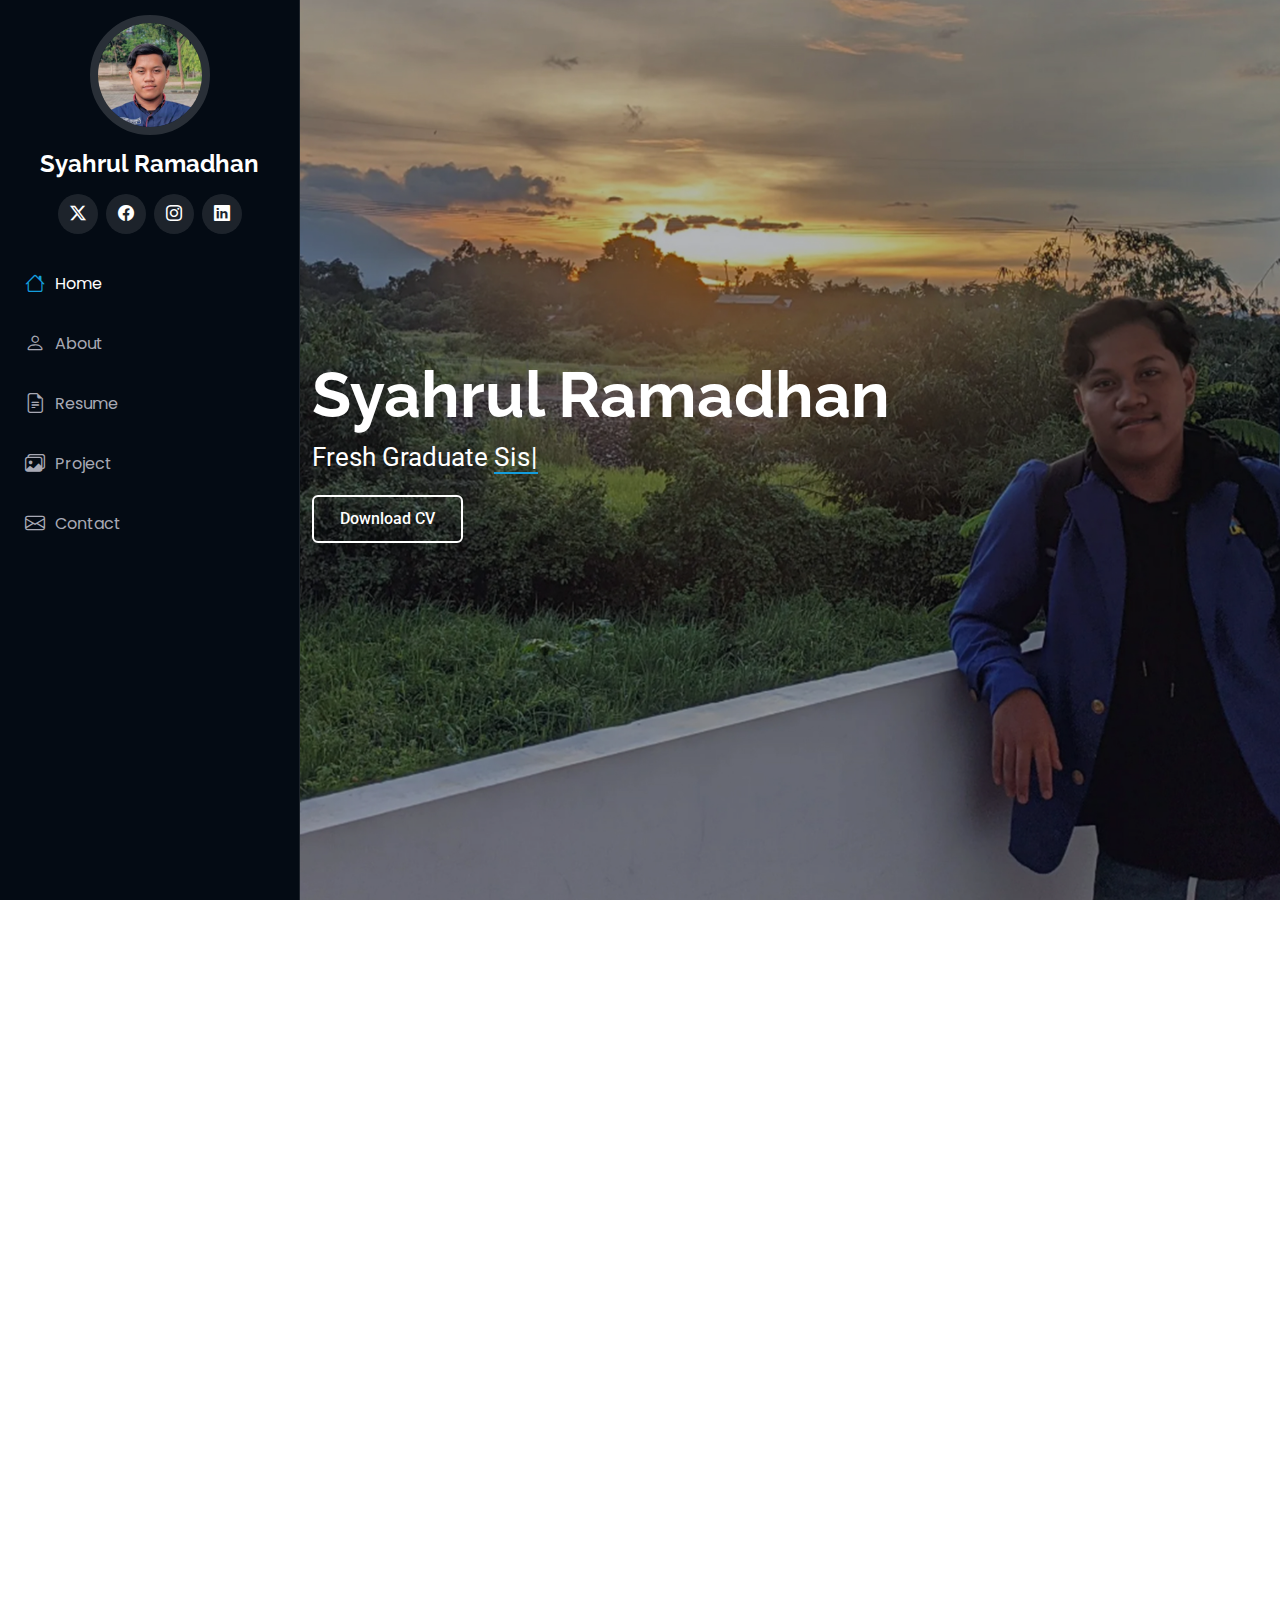
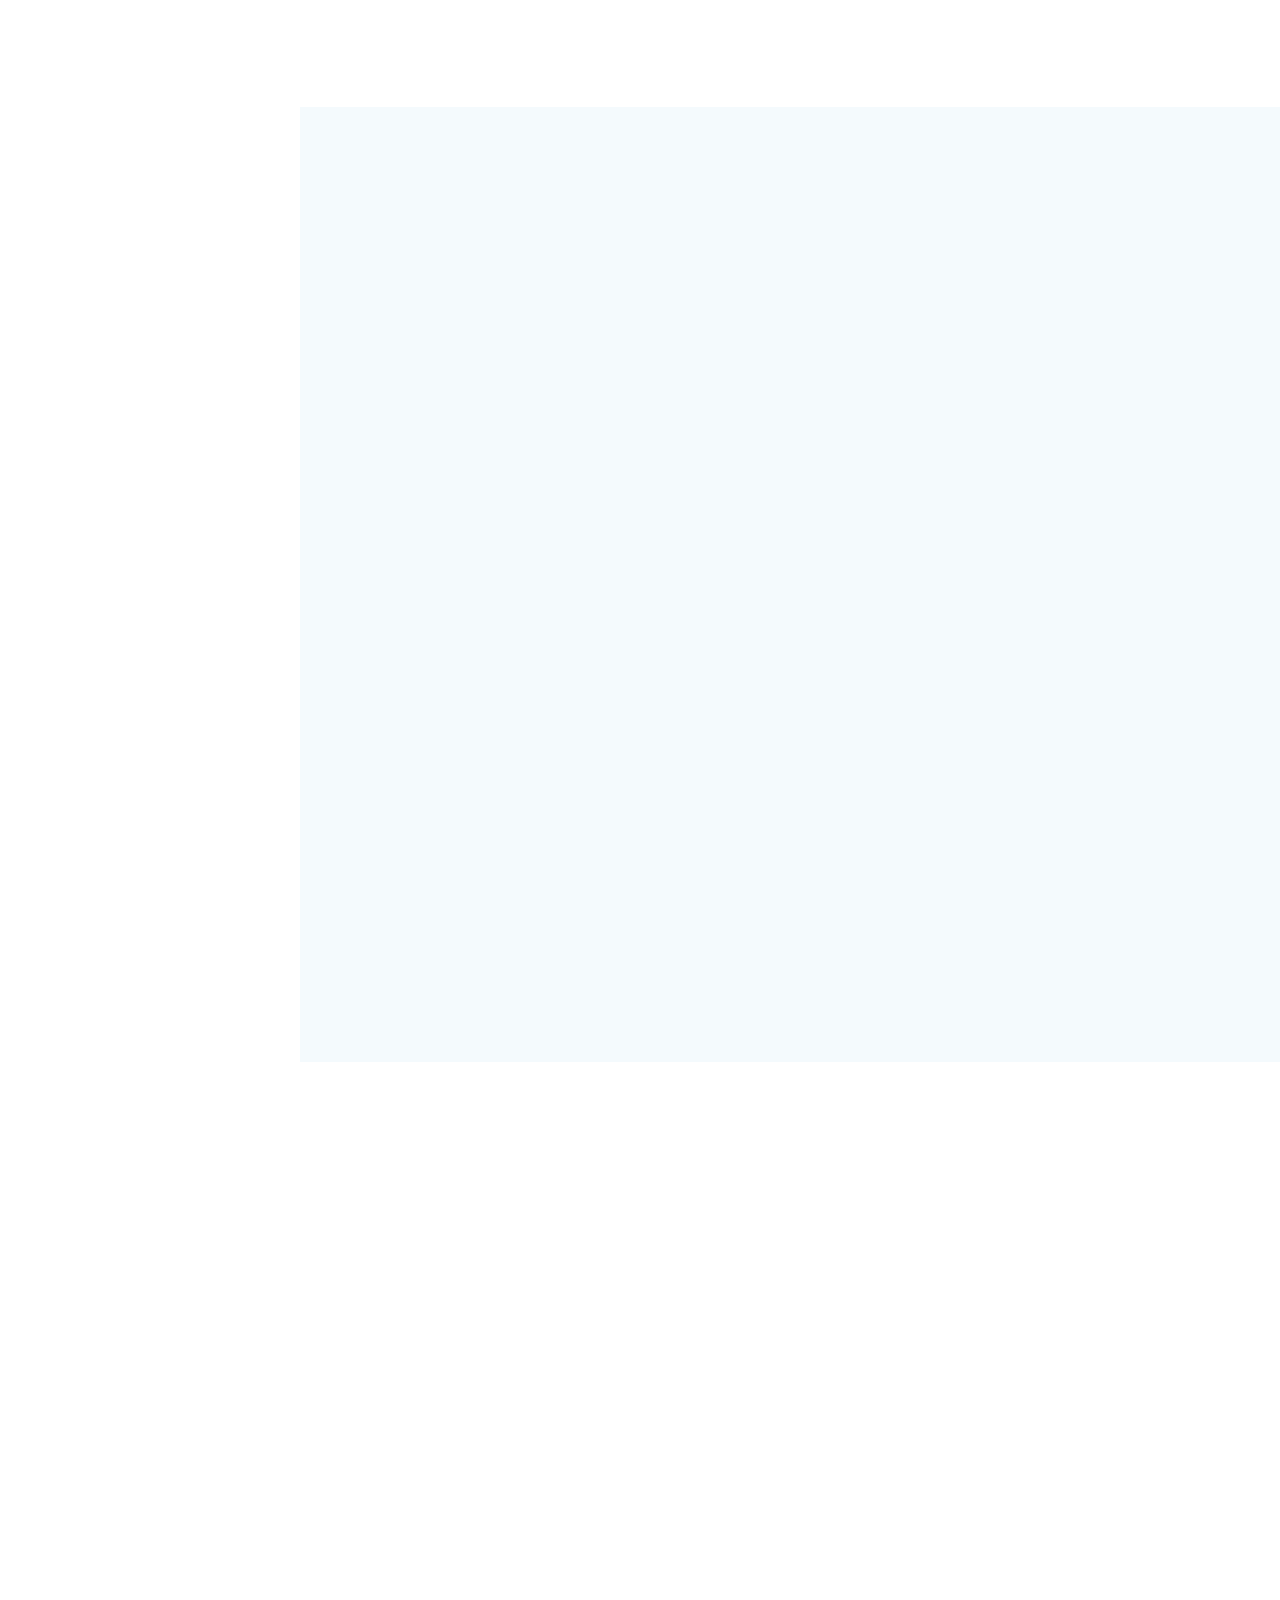
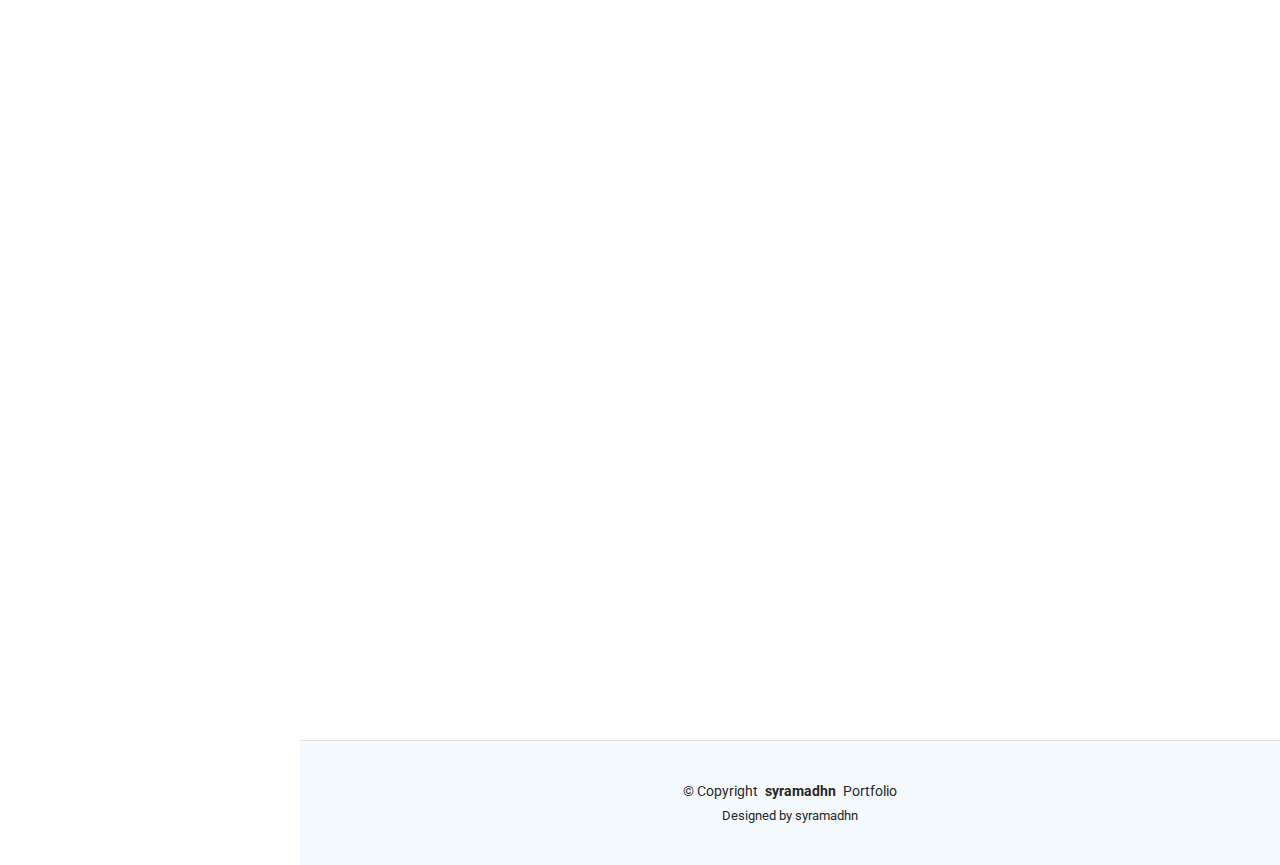
<file: index.html>
<!DOCTYPE html>
<html lang="en">

<head>
  <meta charset="utf-8">
  <meta content="width=device-width, initial-scale=1.0" name="viewport">
  <title>Portofolio Syahrul Ramadhan</title>
  <meta content="" name="description">
  <meta content="" name="keywords">

  <!-- Favicons -->
  <link href="assets/img/favicon.png" rel="icon">
  <link href="assets/img/apple-touch-icon.png" rel="apple-touch-icon">

  <!-- Fonts -->
  <link href="https://fonts.googleapis.com" rel="preconnect">
  <link href="https://fonts.gstatic.com" rel="preconnect" crossorigin>
  <link href="https://fonts.googleapis.com/css2?family=Roboto:ital,wght@0,100;0,300;0,400;0,500;0,700;0,900;1,100;1,300;1,400;1,500;1,700;1,900&family=Poppins:ital,wght@0,100;0,200;0,300;0,400;0,500;0,600;0,700;0,800;0,900;1,100;1,200;1,300;1,400;1,500;1,600;1,700;1,800;1,900&family=Raleway:ital,wght@0,100;0,200;0,300;0,400;0,500;0,600;0,700;0,800;0,900;1,100;1,200;1,300;1,400;1,500;1,600;1,700;1,800;1,900&display=swap" rel="stylesheet">

  <!-- Vendor CSS Files -->
  <link href="assets/vendor/bootstrap/css/bootstrap.min.css" rel="stylesheet">
  <link href="assets/vendor/bootstrap-icons/bootstrap-icons.css" rel="stylesheet">
  <link href="assets/vendor/aos/aos.css" rel="stylesheet">
  <link href="assets/vendor/glightbox/css/glightbox.min.css" rel="stylesheet">
  <link href="assets/vendor/swiper/swiper-bundle.min.css" rel="stylesheet">

  <!-- Main CSS File -->
  <link href="assets/css/main.css" rel="stylesheet">

  <!-- =======================================================
  * Template Name: iPortfolio
  * Template URL: https://bootstrapmade.com/iportfolio-bootstrap-portfolio-websites-template/
  * Updated: Jun 29 2024 with Bootstrap v5.3.3
  * Author: BootstrapMade.com
  * License: https://bootstrapmade.com/license/
  ======================================================== -->
</head>

<body class="index-page">

  <header id="header" class="header dark-background d-flex flex-column">
    <i class="header-toggle d-xl-none bi bi-list"></i>

    <div class="profile-img">
      <img src="assets/img/Untitled-1.jpg" alt="" class="img-fluid rounded-circle">
    </div>

    <a href="index.html" class="logo d-flex align-items-center justify-content-center">
      <!-- Uncomment the line below if you also wish to use an image logo -->
      <!-- <img src="assets/img/logo.png" alt=""> -->
      <h1 class="sitename">Syahrul Ramadhan</h1>
    </a>

    <div class="social-links text-center">
      <a href="https://x.com/Syahrulrda" class="twitter"><i class="bi bi-twitter-x"></i></a>
      <a href="https://web.facebook.com/syahrulrda" class="facebook"><i class="bi bi-facebook"></i></a>
      <a href="https://web.instagram.com/syahrulrda" class="instagram"><i class="bi bi-instagram"></i></a>
      <a href="https://linkedin.com/in/syahrulrda/" class="linkedin"><i class="bi bi-linkedin"></i></a>
    </div>

    <nav id="navmenu" class="navmenu">
      <ul>
        <li><a href="#hero" class="active"><i class="bi bi-house navicon"></i>Home</a></li>
        <li><a href="#about"><i class="bi bi-person navicon"></i> About</a></li>
        <li><a href="#resume"><i class="bi bi-file-earmark-text navicon"></i> Resume</a></li>
        <li><a href="#portfolio"><i class="bi bi-images navicon"></i> Project</a></li>
        <li><a href="#contact"><i class="bi bi-envelope navicon"></i> Contact</a></li>
      </ul>
    </nav>

  </header>

  <main class="main">

    <!-- Hero Section -->
    <section id="hero" class="hero section dark-background">

      <img src="assets/img/hero-bg.jpg" alt="" data-aos="fade-in" class="">
    
      <div class="container" data-aos="fade-up" data-aos-delay="100">
        <h2>Syahrul Ramadhan</h2>
        <p>Fresh Graduate 
          <span class="typed" data-typed-items="Sistem Informasi...">Unbaja</span>
        </p>
    
        <!-- Tombol Download CV -->
        <a href="https://drive.google.com/file/d/1poFEav4K2WEBw8bx7mwKWmVnmlK-VbLk/view?usp=sharing" target="_blank" class="download-btn">
          Download CV
        </a>
    
      </div>
    
    </section>
    
    <style>
      .download-btn {
        display: inline-block;
        margin-top: 18px; /* jarak dari teks */
        padding: 10px 26px;
        border: 2px solid #fff;
        border-radius: 6px;
        color: #fff;
        text-decoration: none;
        font-weight: 500;
        background: transparent;
        transition: 0.3s ease;
      }
    
      .download-btn:hover {
        background: rgba(255,255,255,0.15);
      }
    </style>
    <!-- /Hero Section -->

    <!-- About Section -->
    <section id="about" class="about section">

      <!-- Section Title -->
      <div class="container section-title" data-aos="fade-up">
        <h2>About</h2>
        <p>Saya <strong>Syahrul Ramadhan</strong>, lulusan S1 <strong>Sistem Informasi</strong> dengan pengalaman beragam di bidang administrasi, teknologi informasi, pelayanan, dan organisasi. Memiliki kemampuan dalam pengelolaan data, dokumentasi, serta mendukung kelancaran operasional di berbagai lingkungan kerja. Memahami dasar <strong>pengembangan sistem</strong>, desain <strong>UI/UX</strong>,
          serta penggunaan berbagai aplikasi penunjang kerja seperti <strong>Visual Studio</strong>, <strong>Photoshop</strong>, dan <strong>Microsoft Office</strong>.
          Berpengalaman bekerja sama dengan tim maupun secara mandiri untuk menyelesaikan <strong>proyek akademik</strong>, kegiatan organisasi, hingga program pengabdian masyarakat. Mampu beradaptasi dengan cepat, memiliki keterampilan <strong>komunikasi yang baik</strong>, serta <strong>berkomitmen</strong> memberikan hasil kerja yang <strong>profesional</strong>, efektif, dan sesuai target.</p>

      </div><!-- End Section Title -->

      <div class="container" data-aos="fade-up" data-aos-delay="100">

        <div class="row gy-4 justify-content-center">
          <div class="col-lg-4">
            <img src="assets/img/my-profile-img.jpg" class="img-fluid" alt="">
          </div>
          <div class="col-lg-8 content">
            <h2>Informasi Pribadi.</h2>
            <p class="fst-italic py-3">
              Berikut ini saya sampaikan beberapa informasi yang dapat memberikan gambaran lebih mendalam mengenai latar belakang, pengalaman, serta keterampilan yang saya miliki, yang dapat menjadi pertimbangan lebih lanjut dalam menilai potensi kontribusi saya di lingkungan profesional.
            </p>
            <div class="row">
              <div class="col-lg-6">
                <ul>
                  <li><i class="bi bi-chevron-right"></i> <strong>Birthday:</strong> <span>27 Oct 2003</span></li>
                  <li><i class="bi bi-chevron-right"></i> <strong>Website:</strong> <span>syahrulrda.github.io</span></li>
                  <li><i class="bi bi-chevron-right"></i> <strong>Phone:</strong> <span>081281987554</span></li>
                  <li><i class="bi bi-chevron-right"></i> <strong>City:</strong> <span>Serang, Banten</span></li>
                </ul>
              </div>
              <div class="col-lg-6">
                <ul>
                  <li><i class="bi bi-chevron-right"></i> <strong>Age:</strong> <span>22</span></li>
                  <li><i class="bi bi-chevron-right"></i> <strong>Status:</strong> <span>Lajang</span></li>
                  <li><i class="bi bi-chevron-right"></i> <strong>Email:</strong> <span>syramadhn@gmail.com</span></li>
                  <li><i class="bi bi-chevron-right"></i> <strong>School:</strong> <span>Universitas Banten Jaya</span></li>
                </ul>
              </div>
            </div>
            <p class="py-3">
            </p>
          </div>
        </div>

      </div>

    </section><!-- /About Section -->

    

    <!-- Skills Section -->
    <section id="skills" class="skills section light-background">

      <!-- Section Title -->
      <div class="container section-title" data-aos="fade-up">
        <h2>Skills</h2>
        <p>Berikut adalah beberapa keterampilan yang telah saya kuasai, yang mencakup berbagai bidang yang relevan dengan tugas dan tanggung jawab yang diemban, serta dapat mendukung kinerja secara profesional.</p>
      </div><!-- End Section Title -->

      <div class="container" data-aos="fade-up" data-aos-delay="100">
        <div class="row skills-content skills-animation">
      
          <!-- Web Development -->
          <h5 style="font-weight: 600; margin-bottom: 15px;">Web Development</h5>
      
          <div class="col-lg-6">
      
            <div class="progress">
              <span class="skill"><span>PHP (Laravel)</span> <i class="val">100%</i></span>
              <div class="progress-bar-wrap">
                <div class="progress-bar" role="progressbar" aria-valuenow="100" aria-valuemin="0" aria-valuemax="100"></div>
              </div>
            </div>
      
            <div class="progress">
              <span class="skill"><span>HTML</span> <i class="val">90%</i></span>
              <div class="progress-bar-wrap">
                <div class="progress-bar" role="progressbar" aria-valuenow="90" aria-valuemin="0" aria-valuemax="100"></div>
              </div>
            </div>
      
            <div class="progress">
              <span class="skill"><span>CSS</span> <i class="val">80%</i></span>
              <div class="progress-bar-wrap">
                <div class="progress-bar" role="progressbar" aria-valuenow="80" aria-valuemin="0" aria-valuemax="100"></div>
              </div>
            </div>
      
            <div class="progress">
              <span class="skill"><span>JavaScript</span> <i class="val">80%</i></span>
              <div class="progress-bar-wrap">
                <div class="progress-bar" role="progressbar" aria-valuenow="80" aria-valuemin="0" aria-valuemax="100"></div>
              </div>
            </div>
      
            <div class="progress">
              <span class="skill"><span>Android Studio (Java/Kotlin)</span> <i class="val">80%</i></span>
              <div class="progress-bar-wrap">
                <div class="progress-bar" role="progressbar" aria-valuenow="80" aria-valuemin="0" aria-valuemax="100"></div>
              </div>
            </div>
      
            <div class="progress">
              <span class="skill"><span>Visual Studio Code</span> <i class="val">80%</i></span>
              <div class="progress-bar-wrap">
                <div class="progress-bar" role="progressbar" aria-valuenow="80" aria-valuemin="0" aria-valuemax="100"></div>
              </div>
            </div>
      
          </div>
      
          <!-- Database Management -->
          <div class="col-lg-6">
      
            <h5 style="font-weight: 600; margin-bottom: 15px;">Database Management</h5>
      
            <div class="progress">
              <span class="skill"><span>MySQL</span> <i class="val">80%</i></span>
              <div class="progress-bar-wrap">
                <div class="progress-bar" role="progressbar" aria-valuenow="80" aria-valuemin="0" aria-valuemax="100"></div>
              </div>
            </div>
      
            <div class="progress">
              <span class="skill"><span>SQL Server</span> <i class="val">70%</i></span>
              <div class="progress-bar-wrap">
                <div class="progress-bar" role="progressbar" aria-valuenow="70" aria-valuemin="0" aria-valuemax="100"></div>
              </div>
            </div>
      
            <div class="progress">
              <span class="skill"><span>ERD</span> <i class="val">55%</i></span>
              <div class="progress-bar-wrap">
                <div class="progress-bar" role="progressbar" aria-valuenow="55" aria-valuemin="0" aria-valuemax="100"></div>
              </div>
            </div>
      
            <div class="progress">
              <span class="skill"><span>Flowchart</span> <i class="val">55%</i></span>
              <div class="progress-bar-wrap">
                <div class="progress-bar" role="progressbar" aria-valuenow="55" aria-valuemin="0" aria-valuemax="100"></div>
              </div>
            </div>
      
          </div>
      
          <!-- Data Analysis -->
          <div class="col-lg-6" style="margin-top: 30px;">
            <h5 style="font-weight: 600; margin-bottom: 15px;">Data Analysis</h5>
      
            <div class="progress">
              <span class="skill"><span>Microsoft Excel</span> <i class="val">85%</i></span>
              <div class="progress-bar-wrap">
                <div class="progress-bar" role="progressbar" aria-valuenow="85" aria-valuemin="0" aria-valuemax="100"></div>
              </div>
            </div>
      
            <div class="progress">
              <span class="skill"><span>Google Sheets</span> <i class="val">85%</i></span>
              <div class="progress-bar-wrap">
                <div class="progress-bar" role="progressbar" aria-valuenow="85" aria-valuemin="0" aria-valuemax="100"></div>
              </div>
            </div>
          </div>
      
          <!-- Office & Productivity Tools -->
          <div class="col-lg-6" style="margin-top: 30px;">
            <h5 style="font-weight: 600; margin-bottom: 15px;">Office & Productivity Tools</h5>
      
            <div class="progress">
              <span class="skill"><span>Microsoft Word</span> <i class="val">90%</i></span>
              <div class="progress-bar-wrap">
                <div class="progress-bar" role="progressbar" aria-valuenow="90" aria-valuemin="0" aria-valuemax="100"></div>
              </div>
            </div>
      
            <div class="progress">
              <span class="skill"><span>Microsoft Excel</span> <i class="val">85%</i></span>
              <div class="progress-bar-wrap">
                <div class="progress-bar" role="progressbar" aria-valuenow="85" aria-valuemin="0" aria-valuemax="100"></div>
              </div>
            </div>
      
            <div class="progress">
              <span class="skill"><span>Microsoft PowerPoint</span> <i class="val">90%</i></span>
              <div class="progress-bar-wrap">
                <div class="progress-bar" role="progressbar" aria-valuenow="90" aria-valuemin="0" aria-valuemax="100"></div>
              </div>
            </div>
      
          </div>
      
        </div>
      </div>
      

    </section><!-- /Skills Section -->

    <!-- Resume Section -->
    <section id="resume" class="resume section">

      <!-- Section Title -->
      <div class="container section-title" data-aos="fade-up">
        <h2>Resume</h2>
        <p>Berikut ini adalah ringkasan singkat mengenai resume saya, yang mencakup informasi tentang latar belakang pendidikan, pengalaman kerja, pengalaman organisasi dan magang.</p>
      </div><!-- End Section Title -->
      <div class="container">
        <div class="row">
          <div class="col-lg-6" data-aos="fade-up" data-aos-delay="100">
            <h3 class="resume-title">Pendidikan</h3>
            <div class="resume-item">
              <h4>Universitas Banten Jaya</h4>
              <h5>Sep 2021 - Sep 2025</h5>
              <p>Strata 1 (S1) Sistem Informasi, 3.82/4.00</p>
              <ul>
                <li>Pengurus DPM (Dewan Perwakilan Mahasiswa), berperan dalam koordinasi kegiatan dan administrasi organisasi.</li>
                <li>Pengurus Himpunan Mahasiswa Sistem Informasi, bertanggung jawab pada pengarsipan dan pelaksanaan program kerja.</li>
                <li>Peserta Bootcamp Dicoding, memperdalam keterampilan digital dan pengelolaan data.</li>
              </ul>
            </div><!-- Edn Resume Item -->
          
            <h3 class="resume-title">Pengalaman Organisasi & Proyek Tugas</h3>
            
            <div class="resume-item">
              <h4>Himpunan Mahasiswa Sistem Informasi - Universitas Banten Jaya (Banten, Indonesia)</h4>
              <h5>Mar 2023 - Sep 2024</h5>
              <p><strong>Divisi Teknologi & Informasi</strong></p>
              <ul>
                <li>Mengelola website dan publikasi digital kegiatan himpunan.</li>
                <li>Membantu perancangan sistem pendataan anggota berbasis web sederhana.</li>
                <li>Melatih anggota dalam penggunaan tools desain dan pengembangan web dasar.</li>
              </ul>
            </div>
            
            <div class="resume-item">
              <h4>Dewan Perwakilan Mahasiswa - Universitas Banten Jaya (Banten, Indonesia)</h4>
              <h5>Aug 2023 - Sep 2023</h5>
              <p><strong>Ketua Divisi III (Media & Teknologi)</strong></p>
              <ul>
                <li>Mengelola distribusi informasi resmi melalui 3–5 kanal digital internal dan eksternal setiap bulan.</li>
                <li>Mendokumentasikan dan mengarsipkan lebih dari 10 kegiatan organisasi menggunakan sistem digital.</li>
                <li>Menjalin koordinasi dengan 6 divisi untuk mendukung operasional berbasis teknologi informasi.</li>
              </ul>
            </div>
            
            <div class="resume-item">
              <h4>Skripsi / Proyek Akhir - Universitas Banten Jaya</h4>
              <h5>Apr 2024 - Oct 2024</h5>
              <p><strong>Analyst & Full-Stack Developer</strong></p>
              <ul>
                <li>Judul: Sistem Pendukung Keputusan Pemilihan Rumah Sakit Rujukan Menggunakan Metode Weighted Sum Model (WSM).</li>
                <li>Membangun aplikasi web berbasis PHP (Laravel 10) dan MySQL untuk membantu proses pengambilan keputusan.</li>
                <li>Merancang flowchart dan ERD untuk memodelkan alur proses serta struktur data.</li>
                <li>Melakukan analisis kebutuhan, desain arsitektur, implementasi, dan pengujian sistem.</li>
              </ul>
            </div>
            
            <div class="resume-item">
              <h4>Tugas Kuliah - Universitas Banten Jaya</h4>
              <h5>Apr 2025 - Jul 2025</h5>
              <p><strong>UI/UX Designer</strong></p>
              <ul>
                <li>Merancang UI/UX aplikasi “OWING” (Ordering Wedding) menggunakan Figma.</li>
                <li>Menganalisis alur sistem dan membuat wireframe sesuai kebutuhan pengguna.</li>
                <li>Berkolaborasi dalam tim untuk merancang konsep aplikasi peringatan online yang interaktif.</li>
              </ul>
            </div>
            
              
              <!-- Edn Resume Item -->
          
          </div>
          

          <div class="col-lg-6" data-aos="fade-up" data-aos-delay="200">
            <h3 class="resume-title">PENGALAMAN KERJA DAN MAGANG</h3>
          
            <div class="resume-item">
              <h4>Dinas Pariwisata Provinsi Banten -  Serang, Banten</h4>
              <h5>Sep 2021 - Aug 2025</h5>
              <p><strong>IT Support</strong></p>
              <ul>
                <li>Menganalisis kebutuhan data internal dan membantu digitalisasi arsip administrasi.</li>
                <li>Mendesain dan mengelola database inventaris menggunakan MySQL dan Excel.</li>
                <li>Membuat flowchart sederhana untuk menjelaskan proses digitalisasi data.</li>
                <li>Menyusun laporan berbasis data dan visualisasi untuk mendukung keputusan manajerial.</li>
                <li>Melakukan troubleshooting teknis perangkat dan aplikasi internal.</li>
              </ul>
            </div>
            
          
            <div class="resume-item">
              <h4>CV Toko Putra Bungsu - Pandeglang, Banten</h4>
              <h5>Apr 2019 - Sep 2020</h5>
              <p><strong>Store Admin</strong></p>
              <ul>
                <li>Mengelola database stok lebih dari 200 item dan mencatat ±30 transaksi harian dengan akurasi tinggi.</li>
                <li>Membuat laporan penjualan harian dan rekap bulanan menggunakan Microsoft Excel.</li>
                <li>Membantu proses penerimaan barang ±10 kali per minggu dengan sistem pencatatan digital.</li>
              </ul>
            </div>
          
            <div class="resume-item">
              <h4>F Net - Serang, Banten</h4>
              <h5>Oct 2024 - Apr 2025</h5>
              <p><strong>Internet Café Attendant</strong></p>
              <ul>
                <li>Menangani 25 unit komputer, melakukan troubleshooting software dan jaringan untuk memastikan operasional lancar.</li>
                <li>Mencatat 50–70 transaksi harian serta menyusun laporan pendapatan digital.</li>
                <li>Mengelola data pelanggan hingga 100 entri menggunakan sistem administrasi sederhana.</li>
              </ul>
            </div>
          
          </div>
          <!-- Edn Resume Item -->

          </div>

        </div>

      </div>

    </section><!-- /Resume Section -->

   <!-- PROJECT -->
<!-- Resume Section -->
<section id="portfolio" class="portfolio section">

  <div class="container section-title" data-aos="fade-up">
    <h2>Project dan Sertifikat</h2>
    <p>Berikut adalah beberapa proyek dan sertifikat yang saya miliki.</p>
  </div>
  
  <div class="container">
  
    <!-- ==== ISOTOPE WRAPPER WAJIB ==== -->
    <div class="isotope-layout" data-default-filter="*" data-layout="masonry">
  
      <!-- FILTER BUTTONS (harus <ul><li>) -->
      <ul class="isotope-filters text-center mb-4" data-aos="fade-up">
        <li class="filter-active" data-filter="*">All</li>
        <li data-filter=".project">Project</li>
        <li data-filter=".sertifikat">Sertifikat</li>
      </ul>
  
      <!-- ISOTOPE CONTAINER WAJIB -->
      <div class="row gy-4 isotope-container" data-aos="fade-up" data-aos-delay="200">
  
        <!-- owing -->
        <div class="col-lg-4 col-md-6 portfolio-item isotope-item project">
          <div class="portfolio-content h-100 shadow-sm hover-scale">
            <img src="assets/img/portfolio/owing.jpg" class="img-fluid" alt="">
            <div class="portfolio-info">
              <h4>UI/UX Mobile App</h4>
              <p>Perancangan desain aplikasi OWiNG.</p>
              <a href="portfolio-details/1.html" class="details-link"><i class="bi bi-link-45deg"></i></a>
            </div>
          </div>
        </div>

        <!-- excel -->
        <div class="col-lg-4 col-md-6 portfolio-item isotope-item sertifikat">
          <div class="portfolio-content h-100 shadow-sm hover-scale">
            <img src="assets/img/portfolio/excel.jpg" class="img-fluid" alt="">
            <div class="portfolio-info">
              <h4>Excel</h4>
              <p>Pembelajaran Excel utuk admin</p>
              <a href="portfolio-details/2.html" class="details-link"><i class="bi bi-link-45deg"></i></a>
            </div>
          </div>
        </div>

        <!-- nib -->
        <div class="col-lg-4 col-md-6 portfolio-item isotope-item project">
          <div class="portfolio-content h-100 shadow-sm hover-scale">
            <img src="assets/img/portfolio/app-2.jpg" class="img-fluid" alt="">
            <div class="portfolio-info">
              <h4>Webinar NIB</h4>
              <p>Pelatihan pembuatan Nomor Induk Berusaha.</p>
              <a href="portfolio-details/3.html" class="details-link"><i class="bi bi-link-45deg"></i></a>
            </div>
          </div>
        </div>

        <!-- toefl -->
        <div class="col-lg-4 col-md-6 portfolio-item isotope-item sertifikat">
          <div class="portfolio-content h-100 shadow-sm hover-scale">
            <img src="assets/img/portfolio/toefl.jpg" class="img-fluid" alt="">
            <div class="portfolio-info">
              <h4>Certificate TOEFL iBTS</h4>
              <p>Ujian TOEFL berbasi Komputer.</p>
              <a href="portfolio-details/4.html" class="details-link"><i class="bi bi-link-45deg"></i></a>
            </div>
          </div>
        </div>

        <!-- sert web -->
        <div class="col-lg-4 col-md-6 portfolio-item isotope-item sertifikat">
          <div class="portfolio-content h-100 shadow-sm hover-scale">
            <img src="assets/img/portfolio/app-4.jpg" class="img-fluid" alt="">
            <div class="portfolio-info">
              <h4>Web Programming</h4>
              <p>Pembelajaran dasar pemrograman web.</p>
              <a href="portfolio-details/5.html" class="details-link"><i class="bi bi-link-45deg"></i></a>
            </div>
          </div>
        </div>

        <!-- ai -->
        <div class="col-lg-4 col-md-6 portfolio-item isotope-item sertifikat">
          <div class="portfolio-content h-100 shadow-sm hover-scale">
            <img src="assets/img/portfolio/app-3.jpg" class="img-fluid" alt="">
            <div class="portfolio-info">
              <h4>Soft Skills AI</h4>
              <p>Pembelajaran dasar Artificial Intelligence.</p>
              <a href="portfolio-details/6.html" class="details-link"><i class="bi bi-link-45deg"></i></a>
            </div>
          </div>
        </div>

        <!-- spk -->
        <div class="col-lg-4 col-md-6 portfolio-item isotope-item project">
          <div class="portfolio-content h-100 shadow-sm hover-scale">
            <img src="assets/img/portfolio/spk.jpg" class="img-fluid" alt="">
            <div class="portfolio-info">
              <h4>Web Development</h4>
              <p>Perancangan pembuatan aplikasi WEB SPK</p>
              <a href="portfolio-details/7.html" class="details-link"><i class="bi bi-link-45deg"></i></a>
            </div>
          </div>
        </div>

        <!-- iot -->
        <div class="col-lg-4 col-md-6 portfolio-item isotope-item sertifikat">
          <div class="portfolio-content h-100 shadow-sm hover-scale">
            <img src="assets/img/portfolio/iot.jpg" class="img-fluid" alt="">
            <div class="portfolio-info">
              <h4>IoT</h4>
              <p>Pembelajaran IoT.</p>
              <a href="portfolio-details/8.html" class="details-link"><i class="bi bi-link-45deg"></i></a>
            </div>
          </div>
        </div>

        <!-- bnsp -->
        <div class="col-lg-4 col-md-6 portfolio-item isotope-item sertifikat">
          <div class="portfolio-content h-100 shadow-sm hover-scale">
            <img src="assets/img/portfolio/bnsp.jpg" class="img-fluid" alt="">
            <div class="portfolio-info">
              <h4>Sertifikasi BNSP</h4>
              <p>Ujian Sertifikasi Profesi Web Development.</p>
              <a href="portfolio-details/9.html" class="details-link"><i class="bi bi-link-45deg"></i></a>
            </div>
          </div>
        </div>

        <!-- fogify -->
        <div class="col-lg-4 col-md-6 portfolio-item isotope-item project">
          <div class="portfolio-content h-100 shadow-sm hover-scale">
            <img src="assets/img/portfolio/fogify.jpg" class="img-fluid" alt="">
            <div class="portfolio-info">
              <h4>UI/UX Mobile App</h4>
              <p>Perancangan desain aplikasi Fogify.</p>
              <a href="portfolio-details/10.html" class="details-link"><i class="bi bi-link-45deg"></i></a>
            </div>
          </div>
        </div>

  
      </div><!-- End isotope-container -->
  
    </div><!-- End isotope-layout -->
  </div>
  
</section>



    <!-- Contact Section -->
    <section id="contact" class="contact section">

      <!-- Section Title -->
      <div class="container-fluid section-title" data-aos="fade-up" style="max-width:100%;">
        <h2>Contact</h2>
        <p>Anda dapat menghubungi saya melalui informasi berikut atau langsung melalui WhatsApp.</p>
      </div>
      
      <div class="container-fluid" data-aos="fade-up" data-aos-delay="100" style="max-width:100%;">
        <div class="row gy-4">
      
          <div class="col-12">
            <div class="info-wrap p-4" style="border-radius:10px; width:100%">
      
              <!-- Address -->
              <div class="info-item d-flex mb-4" data-aos="fade-up" data-aos-delay="200">
                <i class="bi bi-geo-alt flex-shrink-0" style="font-size:24px; margin-right:15px;"></i>
                <div>
                  <h3>Address</h3>
                  <p>Cipare, Serang, Banten - Indonesia</p>
                </div>
              </div>
      
              <!-- Phone -->
              <div class="info-item d-flex mb-4" data-aos="fade-up" data-aos-delay="300">
                <i class="bi bi-telephone flex-shrink-0" style="font-size:24px; margin-right:15px;"></i>
                <div>
                  <h3>Phone</h3>
                  <p>+62 812 8198 7554</p>
                </div>
              </div>
      
              <!-- Email -->
              <div class="info-item d-flex mb-4" data-aos="fade-up" data-aos-delay="400">
                <i class="bi bi-envelope flex-shrink-0" style="font-size:24px; margin-right:15px;"></i>
                <div>
                  <h3>Email</h3>
                  <p>syramadhn@gmail.com</p>
                </div>
              </div>
      
              <!-- Maps Full Width -->
              <iframe 
                src="https://www.google.com/maps/embed?pb=!1m18!1m12!1m3!1d991.7500684572229!2d106.15707326950384!3d-6.1306637661806755!2m3!1f0!2f0!3f0!3m2!1i1024!2i768!4f13.1!3m3!1m2!1s0x2e418bb7b21e4069%3A0xeaa1a89147a178f8!2sKantor%20Pos%20Keamanan%20H%20Diding!5e0!3m2!1sid!2sid!4v1735835202808!5m2!1sid!2sid" 
                width="100%" height="380" style="border:0; border-radius:10px; margin-top:10px;" 
                allowfullscreen="" loading="lazy" referrerpolicy="no-referrer-when-downgrade">
              </iframe>
      
              <!-- Tombol WhatsApp -->
              <div class="mt-4">
                <a href="https://wa.me/6281281987554" target="_blank" class="wa-btn">
                  <i class="bi bi-whatsapp"></i> Hubungi via WhatsApp
                </a>
              </div>
            </div>
          </div>
      
        </div>
      </div>
      
      <style>
        .wa-btn {
          display: inline-flex;
          align-items: center;
          gap: 8px;
          padding: 12px 28px;
          border: 2px solid #25D366; /* Outline hijau WhatsApp */
          border-radius: 8px;
          background: transparent;
          color: #25D366; /* Teks hijau WhatsApp */
          text-decoration: none;
          font-weight: 500;
          font-size: 16px;
          transition: 0.3s ease;
        }
      
        .wa-btn i {
          font-size: 20px; /* Ukuran ikon */
        }
      
        .wa-btn:hover {
          background: rgba(37, 211, 102, 0.15); /* Hijau transparan saat hover */
        }
      </style>
      
      

    </section><!-- /Contact Section -->

  </main>

  <footer id="footer" class="footer position-relative light-background">

    <div class="container">
      <div class="copyright text-center ">
        <p>© <span>Copyright</span> <strong class="px-1 sitename">syramadhn</strong> <span>Portfolio</span></p>
      </div>
      <div class="credits">
        <!-- All the links in the footer should remain intact. -->
        <!-- You can delete the links only if you've purchased the pro version. -->
        <!-- Licensing information: https://bootstrapmade.com/license/ -->
        <!-- Purchase the pro version with working PHP/AJAX contact form: [buy-url] -->
        Designed by syramadhn <a href="https://bootstrapmade.com/"></a> <a href="https://themewagon.com"></a>
      </div>
    </div>

  </footer>

  <!-- Scroll Top -->
  <a href="#" id="scroll-top" class="scroll-top d-flex align-items-center justify-content-center"><i class="bi bi-arrow-up-short"></i></a>

  <!-- Preloader -->
  <div id="preloader"></div>

  <!-- Vendor JS Files -->
  <script src="assets/vendor/bootstrap/js/bootstrap.bundle.min.js"></script>
  <script src="assets/vendor/php-email-form/validate.js"></script>
  <script src="assets/vendor/aos/aos.js"></script>
  <script src="assets/vendor/typed.js/typed.umd.js"></script>
  <script src="assets/vendor/purecounter/purecounter_vanilla.js"></script>
  <script src="assets/vendor/waypoints/noframework.waypoints.js"></script>
  <script src="assets/vendor/glightbox/js/glightbox.min.js"></script>
  <script src="assets/vendor/imagesloaded/imagesloaded.pkgd.min.js"></script>
  <script src="assets/vendor/isotope-layout/isotope.pkgd.min.js"></script>
  <script src="assets/vendor/swiper/swiper-bundle.min.js"></script>

  <!-- Main JS File -->
  <script src="assets/js/main.js"></script>

</body>

</html>
</file>
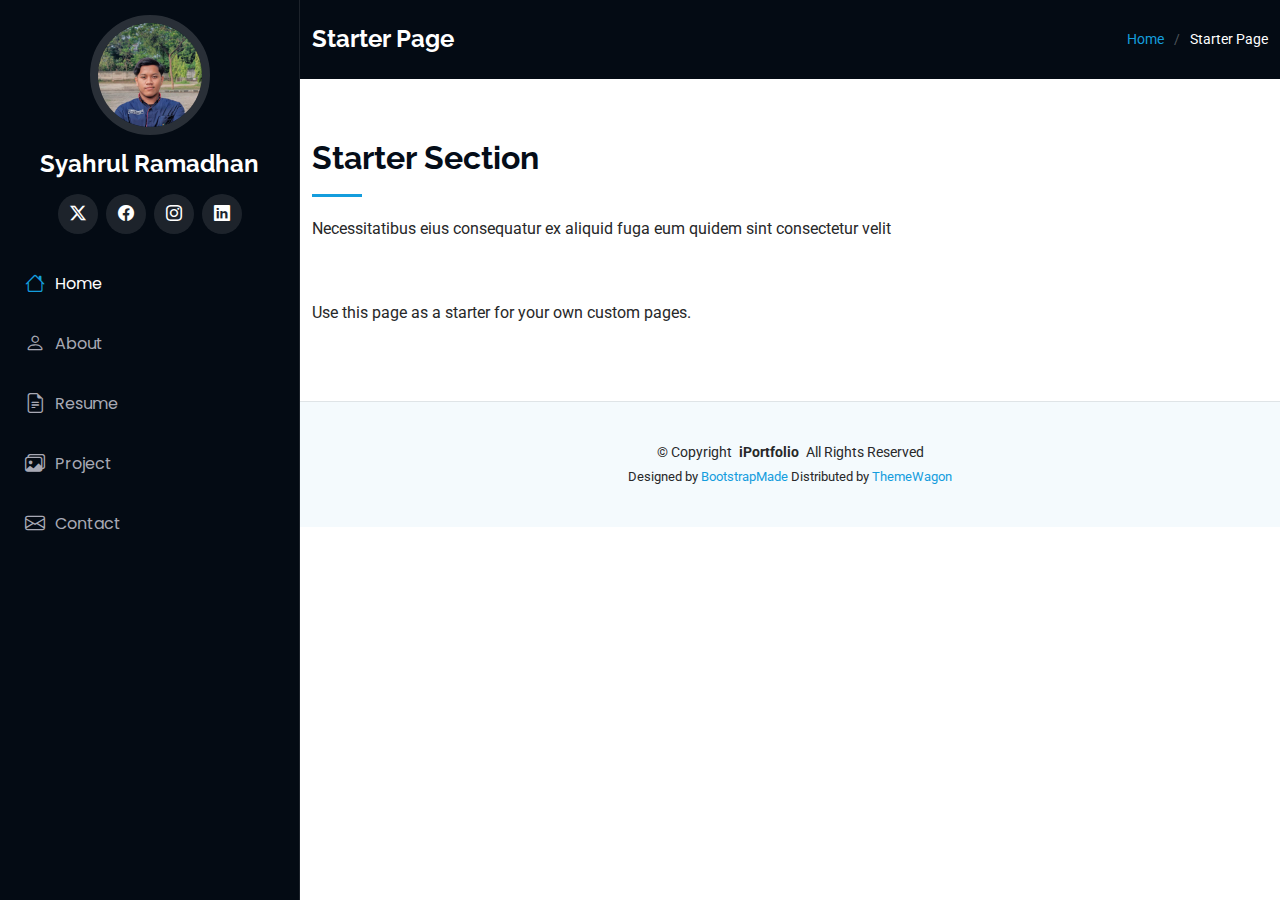
<file: starter-page.html>
<!DOCTYPE html>
<html lang="en">

  <head>
    <meta charset="utf-8">
    <meta content="width=device-width, initial-scale=1.0" name="viewport">
    <title>Portofolio Syahrul Ramadhan</title>
    <meta content="" name="description">
    <meta content="" name="keywords">

  <!-- Favicons -->
  <link href="assets/img/favicon.png" rel="icon">
  <link href="assets/img/apple-touch-icon.png" rel="apple-touch-icon">

  <!-- Fonts -->
  <link href="https://fonts.googleapis.com" rel="preconnect">
  <link href="https://fonts.gstatic.com" rel="preconnect" crossorigin>
  <link href="https://fonts.googleapis.com/css2?family=Roboto:ital,wght@0,100;0,300;0,400;0,500;0,700;0,900;1,100;1,300;1,400;1,500;1,700;1,900&family=Poppins:ital,wght@0,100;0,200;0,300;0,400;0,500;0,600;0,700;0,800;0,900;1,100;1,200;1,300;1,400;1,500;1,600;1,700;1,800;1,900&family=Raleway:ital,wght@0,100;0,200;0,300;0,400;0,500;0,600;0,700;0,800;0,900;1,100;1,200;1,300;1,400;1,500;1,600;1,700;1,800;1,900&display=swap" rel="stylesheet">

  <!-- Vendor CSS Files -->
  <link href="assets/vendor/bootstrap/css/bootstrap.min.css" rel="stylesheet">
  <link href="assets/vendor/bootstrap-icons/bootstrap-icons.css" rel="stylesheet">
  <link href="assets/vendor/aos/aos.css" rel="stylesheet">
  <link href="assets/vendor/glightbox/css/glightbox.min.css" rel="stylesheet">
  <link href="assets/vendor/swiper/swiper-bundle.min.css" rel="stylesheet">

  <!-- Main CSS File -->
  <link href="assets/css/main.css" rel="stylesheet">

  <!-- =======================================================
  * Template Name: iPortfolio
  * Template URL: https://bootstrapmade.com/iportfolio-bootstrap-portfolio-websites-template/
  * Updated: Jun 29 2024 with Bootstrap v5.3.3
  * Author: BootstrapMade.com
  * License: https://bootstrapmade.com/license/
  ======================================================== -->
</head>

<body class="starter-page-page">

  <header id="header" class="header dark-background d-flex flex-column">
    <i class="header-toggle d-xl-none bi bi-list"></i>

    <div class="profile-img">
      <img src="assets/img/my-profile-img.jpg" alt="" class="img-fluid rounded-circle">
    </div>

    <a href="index.html" class="logo d-flex align-items-center justify-content-center">
      <!-- Uncomment the line below if you also wish to use an image logo -->
      <!-- <img src="assets/img/logo.png" alt=""> -->
      <h1 class="sitename">Syahrul Ramadhan</h1>
    </a>

    <div class="social-links text-center">
      <a href="https://x.com/Syahrulrda" class="twitter"><i class="bi bi-twitter-x"></i></a>
      <a href="https://web.facebook.com/syahrulrda" class="facebook"><i class="bi bi-facebook"></i></a>
      <a href="https://web.instagram.com/syahrulrda" class="instagram"><i class="bi bi-instagram"></i></a>
      <a href="https://linkedin.com/in/syahrulrda/" class="linkedin"><i class="bi bi-linkedin"></i></a>
    </div>

    <nav id="navmenu" class="navmenu">
      <ul>
        <li><a href="#hero" class="active"><i class="bi bi-house navicon"></i>Home</a></li>
        <li><a href="#about"><i class="bi bi-person navicon"></i> About</a></li>
        <li><a href="#resume"><i class="bi bi-file-earmark-text navicon"></i> Resume</a></li>
        <li><a href="#portfolio"><i class="bi bi-images navicon"></i> Project</a></li>
        <li><a href="#contact"><i class="bi bi-envelope navicon"></i> Contact</a></li>
      </ul>
    </nav>

  </header>

  <main class="main">

    <!-- Page Title -->
    <div class="page-title dark-background">
      <div class="container d-lg-flex justify-content-between align-items-center">
        <h1 class="mb-2 mb-lg-0">Starter Page</h1>
        <nav class="breadcrumbs">
          <ol>
            <li><a href="index.html">Home</a></li>
            <li class="current">Starter Page</li>
          </ol>
        </nav>
      </div>
    </div><!-- End Page Title -->

    <!-- Starter Section Section -->
    <section id="starter-section" class="starter-section section">

      <!-- Section Title -->
      <div class="container section-title" data-aos="fade-up">
        <h2>Starter Section</h2>
        <p>Necessitatibus eius consequatur ex aliquid fuga eum quidem sint consectetur velit</p>
      </div><!-- End Section Title -->

      <div class="container" data-aos="fade-up">
        <p>Use this page as a starter for your own custom pages.</p>
      </div>

    </section><!-- /Starter Section Section -->

  </main>

  <footer id="footer" class="footer position-relative light-background">

    <div class="container">
      <div class="copyright text-center ">
        <p>© <span>Copyright</span> <strong class="px-1 sitename">iPortfolio</strong> <span>All Rights Reserved</span></p>
      </div>
      <div class="credits">
        <!-- All the links in the footer should remain intact. -->
        <!-- You can delete the links only if you've purchased the pro version. -->
        <!-- Licensing information: https://bootstrapmade.com/license/ -->
        <!-- Purchase the pro version with working PHP/AJAX contact form: [buy-url] -->
        Designed by <a href="https://bootstrapmade.com/">BootstrapMade</a> Distributed by <a href="https://themewagon.com">ThemeWagon</a>
      </div>
    </div>

  </footer>

  <!-- Scroll Top -->
  <a href="#" id="scroll-top" class="scroll-top d-flex align-items-center justify-content-center"><i class="bi bi-arrow-up-short"></i></a>

  <!-- Preloader -->
  <div id="preloader"></div>

  <!-- Vendor JS Files -->
  <script src="assets/vendor/bootstrap/js/bootstrap.bundle.min.js"></script>
  <script src="assets/vendor/php-email-form/validate.js"></script>
  <script src="assets/vendor/aos/aos.js"></script>
  <script src="assets/vendor/typed.js/typed.umd.js"></script>
  <script src="assets/vendor/purecounter/purecounter_vanilla.js"></script>
  <script src="assets/vendor/waypoints/noframework.waypoints.js"></script>
  <script src="assets/vendor/glightbox/js/glightbox.min.js"></script>
  <script src="assets/vendor/imagesloaded/imagesloaded.pkgd.min.js"></script>
  <script src="assets/vendor/isotope-layout/isotope.pkgd.min.js"></script>
  <script src="assets/vendor/swiper/swiper-bundle.min.js"></script>

  <!-- Main JS File -->
  <script src="assets/js/main.js"></script>

</body>

</html>
</file>
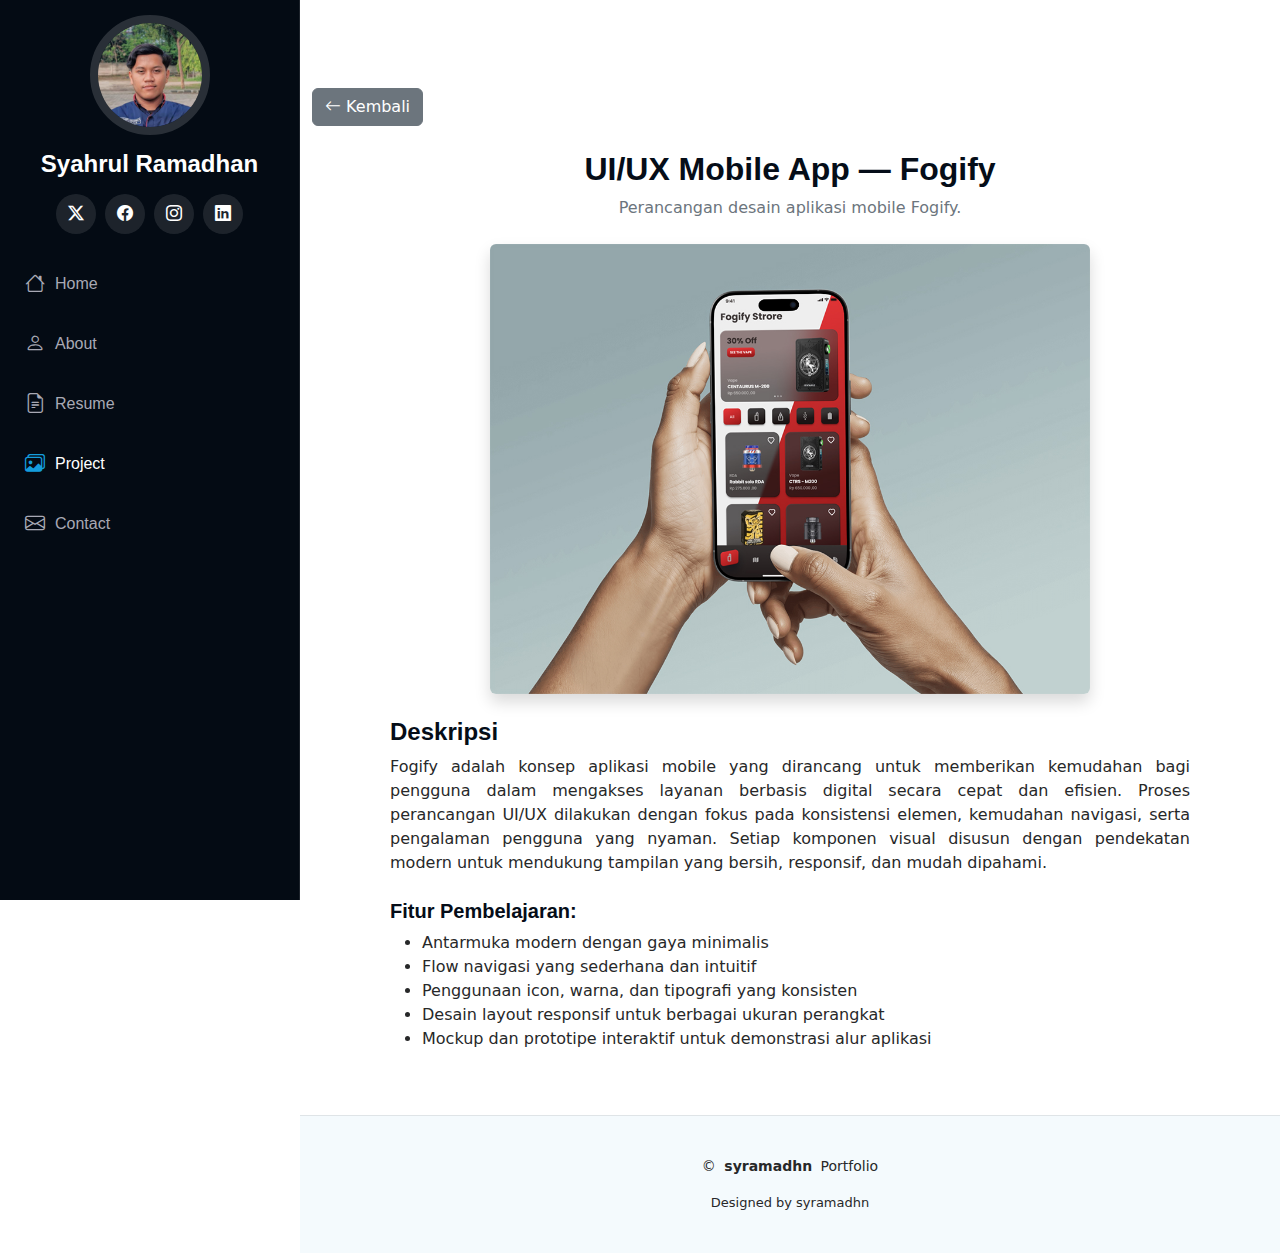
<file: portfolio-details/10.html>
<!DOCTYPE html>
<html lang="en">

<head>
  <meta charset="utf-8">
  <meta content="width=device-width, initial-scale=1.0" name="viewport">
  <title>Project Detail - Excel</title>

  <link href="../assets/vendor/bootstrap/css/bootstrap.min.css" rel="stylesheet">
  <link href="../assets/vendor/bootstrap-icons/bootstrap-icons.css" rel="stylesheet">
  <link href="../assets/css/main.css" rel="stylesheet">
</head>

<body>

  <!-- HEADER -->
  <header id="header" class="header dark-background d-flex flex-column">
    <i class="header-toggle d-xl-none bi bi-list"></i>

    <div class="profile-img">
      <img src="../assets/img/Untitled-1.jpg" class="img-fluid rounded-circle" alt="">
    </div>

    <a href="../index.html" class="logo d-flex align-items-center justify-content-center">
      <h1 class="sitename">Syahrul Ramadhan</h1>
    </a>

    <div class="social-links text-center">
      <a href="https://x.com/Syahrulrda" class="twitter"><i class="bi bi-twitter-x"></i></a>
      <a href="https://facebook.com/syahrulrda" class="facebook"><i class="bi bi-facebook"></i></a>
      <a href="https://instagram.com/syahrulrda" class="instagram"><i class="bi bi-instagram"></i></a>
      <a href="https://linkedin.com/in/syahrulrda" class="linkedin"><i class="bi bi-linkedin"></i></a>
    </div>

    <nav id="navmenu" class="navmenu">
      <ul>
        <li><a href="../index.html#hero"><i class="bi bi-house navicon"></i> Home</a></li>
        <li><a href="../index.html#about"><i class="bi bi-person navicon"></i> About</a></li>
        <li><a href="../index.html#resume"><i class="bi bi-file-earmark-text navicon"></i> Resume</a></li>
        <li><a href="../index.html#portfolio" class="active"><i class="bi bi-images navicon"></i> Project</a></li>
        <li><a href="../index.html#contact"><i class="bi bi-envelope navicon"></i> Contact</a></li>
      </ul>
    </nav>
  </header>

  <main id="main">

    <section class="container py-5" style="margin-top: 40px;">

      <div class="mb-4">
        <button onclick="history.back()" class="btn btn-secondary">
          <i class="bi bi-arrow-left"></i> Kembali
        </button>
      </div>

      <div class="text-center mb-4">
        <h2 class="fw-bold">UI/UX Mobile App — Fogify
        </h2>
        <p class="text-secondary">Perancangan desain aplikasi mobile Fogify.
        </p>
      </div>

      <div class="text-center mb-4">
        <img src="../assets/img/portfolio/fogify.jpg" class="img-fluid rounded shadow"
          style="max-width:600px;">
      </div>

      <div class="mx-auto" style="max-width: 800px;">
        <h4 class="fw-semibold">Deskripsi</h4>
        <p style="text-align: justify;">
            Fogify adalah konsep aplikasi mobile yang dirancang untuk memberikan kemudahan bagi pengguna dalam mengakses layanan berbasis digital secara cepat dan efisien. Proses perancangan UI/UX dilakukan dengan fokus pada konsistensi elemen, kemudahan navigasi, serta pengalaman pengguna yang nyaman. Setiap komponen visual disusun dengan pendekatan modern untuk mendukung tampilan yang bersih, responsif, dan mudah dipahami.

        </p>

        <h5 class="fw-semibold mt-4">Fitur Pembelajaran:</h5>
        <ul>
            <li>Antarmuka modern dengan gaya minimalis</li>
            <li>Flow navigasi yang sederhana dan intuitif</li>
            <li>Penggunaan icon, warna, dan tipografi yang konsisten</li>
            <li>Desain layout responsif untuk berbagai ukuran perangkat</li>
            <li>Mockup dan prototipe interaktif untuk demonstrasi alur aplikasi</li>
          </ul>
          
    </section>

  </main>

  <footer id="footer" class="footer position-relative light-background">
    <div class="container text-center">
      <p>© <strong class="px-1">syramadhn</strong> Portfolio</p>
      <div class="credits">Designed by syramadhn</div>
    </div>
  </footer>

  <script src="../assets/vendor/bootstrap/js/bootstrap.bundle.min.js"></script>
  <script src="../assets/js/main.js"></script>

</body>

</html>
</file>
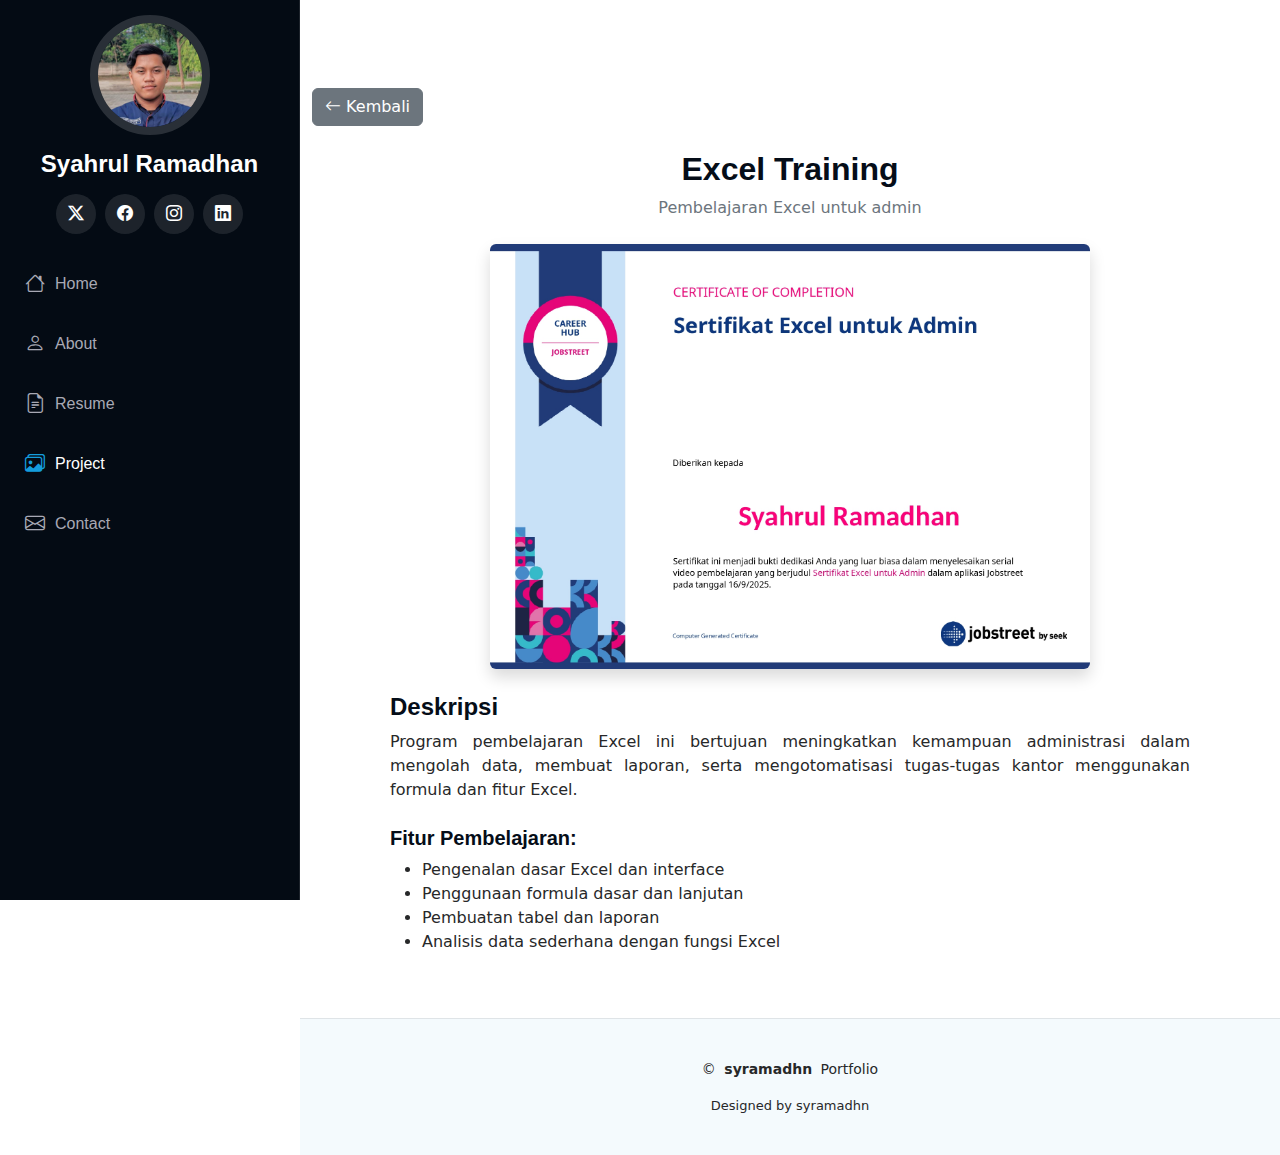
<file: portfolio-details/2.html>
<!DOCTYPE html>
<html lang="en">

<head>
  <meta charset="utf-8">
  <meta content="width=device-width, initial-scale=1.0" name="viewport">
  <title>Project Detail - Excel</title>

  <link href="../assets/vendor/bootstrap/css/bootstrap.min.css" rel="stylesheet">
  <link href="../assets/vendor/bootstrap-icons/bootstrap-icons.css" rel="stylesheet">
  <link href="../assets/css/main.css" rel="stylesheet">
</head>

<body>

  <!-- HEADER -->
  <header id="header" class="header dark-background d-flex flex-column">
    <i class="header-toggle d-xl-none bi bi-list"></i>

    <div class="profile-img">
      <img src="../assets/img/Untitled-1.jpg" class="img-fluid rounded-circle" alt="">
    </div>

    <a href="../index.html" class="logo d-flex align-items-center justify-content-center">
      <h1 class="sitename">Syahrul Ramadhan</h1>
    </a>

    <div class="social-links text-center">
      <a href="https://x.com/Syahrulrda" class="twitter"><i class="bi bi-twitter-x"></i></a>
      <a href="https://facebook.com/syahrulrda" class="facebook"><i class="bi bi-facebook"></i></a>
      <a href="https://instagram.com/syahrulrda" class="instagram"><i class="bi bi-instagram"></i></a>
      <a href="https://linkedin.com/in/syahrulrda" class="linkedin"><i class="bi bi-linkedin"></i></a>
    </div>

    <nav id="navmenu" class="navmenu">
      <ul>
        <li><a href="../index.html#hero"><i class="bi bi-house navicon"></i> Home</a></li>
        <li><a href="../index.html#about"><i class="bi bi-person navicon"></i> About</a></li>
        <li><a href="../index.html#resume"><i class="bi bi-file-earmark-text navicon"></i> Resume</a></li>
        <li><a href="../index.html#portfolio" class="active"><i class="bi bi-images navicon"></i> Project</a></li>
        <li><a href="../index.html#contact"><i class="bi bi-envelope navicon"></i> Contact</a></li>
      </ul>
    </nav>
  </header>

  <main id="main">

    <section class="container py-5" style="margin-top: 40px;">

      <div class="mb-4">
        <button onclick="history.back()" class="btn btn-secondary">
          <i class="bi bi-arrow-left"></i> Kembali
        </button>
      </div>

      <div class="text-center mb-4">
        <h2 class="fw-bold">Excel Training</h2>
        <p class="text-secondary">Pembelajaran Excel untuk admin</p>
      </div>

      <div class="text-center mb-4">
        <img src="../assets/img/portfolio/excel.jpg" class="img-fluid rounded shadow"
          style="max-width:600px;">
      </div>

      <div class="mx-auto" style="max-width: 800px;">
        <h4 class="fw-semibold">Deskripsi</h4>
        <p style="text-align: justify;">
          Program pembelajaran Excel ini bertujuan meningkatkan kemampuan administrasi dalam
          mengolah data, membuat laporan, serta mengotomatisasi tugas-tugas kantor menggunakan
          formula dan fitur Excel.
        </p>

        <h5 class="fw-semibold mt-4">Fitur Pembelajaran:</h5>
        <ul>
          <li>Pengenalan dasar Excel dan interface</li>
          <li>Penggunaan formula dasar dan lanjutan</li>
          <li>Pembuatan tabel dan laporan</li>
          <li>Analisis data sederhana dengan fungsi Excel</li>
        </ul>
      </div>

    </section>

  </main>

  <footer id="footer" class="footer position-relative light-background">
    <div class="container text-center">
      <p>© <strong class="px-1">syramadhn</strong> Portfolio</p>
      <div class="credits">Designed by syramadhn</div>
    </div>
  </footer>

  <script src="../assets/vendor/bootstrap/js/bootstrap.bundle.min.js"></script>
  <script src="../assets/js/main.js"></script>

</body>

</html>
</file>
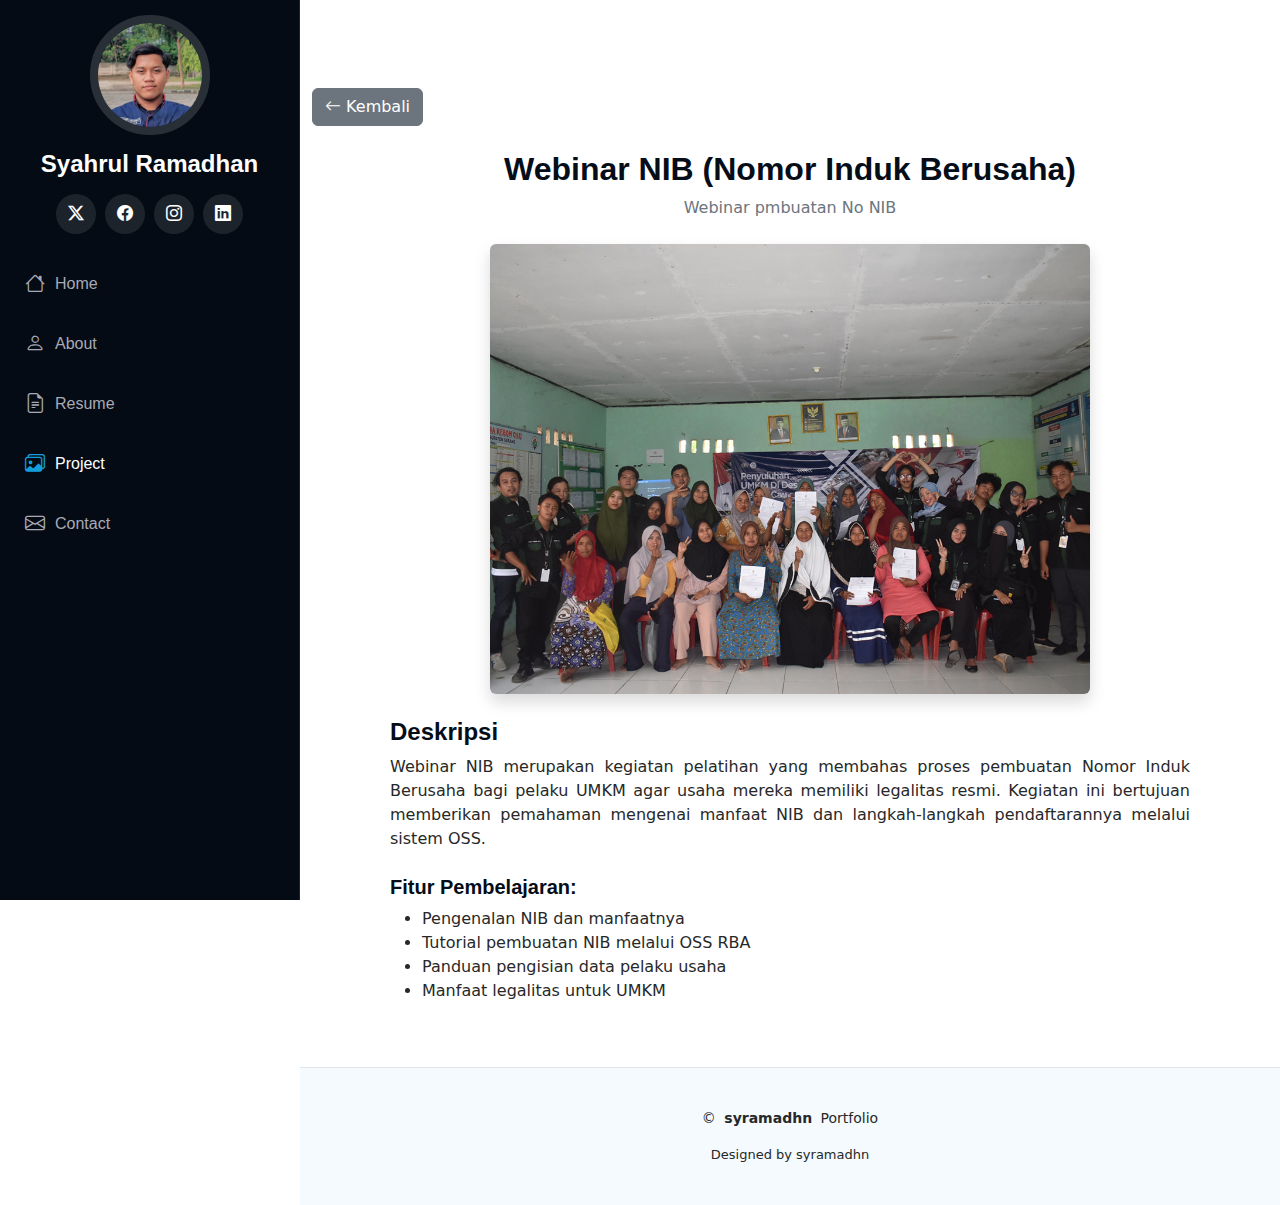
<file: portfolio-details/3.html>
<!DOCTYPE html>
<html lang="en">

<head>
  <meta charset="utf-8">
  <meta content="width=device-width, initial-scale=1.0" name="viewport">
  <title>Project Detail - Excel</title>

  <link href="../assets/vendor/bootstrap/css/bootstrap.min.css" rel="stylesheet">
  <link href="../assets/vendor/bootstrap-icons/bootstrap-icons.css" rel="stylesheet">
  <link href="../assets/css/main.css" rel="stylesheet">
</head>

<body>

  <!-- HEADER -->
  <header id="header" class="header dark-background d-flex flex-column">
    <i class="header-toggle d-xl-none bi bi-list"></i>

    <div class="profile-img">
      <img src="../assets/img/Untitled-1.jpg" class="img-fluid rounded-circle" alt="">
    </div>

    <a href="../index.html" class="logo d-flex align-items-center justify-content-center">
      <h1 class="sitename">Syahrul Ramadhan</h1>
    </a>

    <div class="social-links text-center">
      <a href="https://x.com/Syahrulrda" class="twitter"><i class="bi bi-twitter-x"></i></a>
      <a href="https://facebook.com/syahrulrda" class="facebook"><i class="bi bi-facebook"></i></a>
      <a href="https://instagram.com/syahrulrda" class="instagram"><i class="bi bi-instagram"></i></a>
      <a href="https://linkedin.com/in/syahrulrda" class="linkedin"><i class="bi bi-linkedin"></i></a>
    </div>

    <nav id="navmenu" class="navmenu">
      <ul>
        <li><a href="../index.html#hero"><i class="bi bi-house navicon"></i> Home</a></li>
        <li><a href="../index.html#about"><i class="bi bi-person navicon"></i> About</a></li>
        <li><a href="../index.html#resume"><i class="bi bi-file-earmark-text navicon"></i> Resume</a></li>
        <li><a href="../index.html#portfolio" class="active"><i class="bi bi-images navicon"></i> Project</a></li>
        <li><a href="../index.html#contact"><i class="bi bi-envelope navicon"></i> Contact</a></li>
      </ul>
    </nav>
  </header>

  <main id="main">

    <section class="container py-5" style="margin-top: 40px;">

      <div class="mb-4">
        <button onclick="history.back()" class="btn btn-secondary">
          <i class="bi bi-arrow-left"></i> Kembali
        </button>
      </div>

      <div class="text-center mb-4">
        <h2 class="fw-bold">Webinar NIB (Nomor Induk Berusaha)</h2>
        <p class="text-secondary">Webinar pmbuatan No NIB</p>
      </div>

      <div class="text-center mb-4">
        <img src="../assets/img/portfolio/app-2.jpg" class="img-fluid rounded shadow"
          style="max-width:600px;">
      </div>

      <div class="mx-auto" style="max-width: 800px;">
        <h4 class="fw-semibold">Deskripsi</h4>
        <p style="text-align: justify;">
            Webinar NIB merupakan kegiatan pelatihan yang membahas proses pembuatan Nomor Induk Berusaha bagi pelaku UMKM agar 
            usaha mereka memiliki legalitas resmi. Kegiatan ini bertujuan memberikan pemahaman mengenai manfaat NIB dan 
            langkah-langkah pendaftarannya melalui sistem OSS.
        </p>

        <h5 class="fw-semibold mt-4">Fitur Pembelajaran:</h5>
        <ul>
            <li>Pengenalan NIB dan manfaatnya</li>
            <li>Tutorial pembuatan NIB melalui OSS RBA</li>
            <li>Panduan pengisian data pelaku usaha</li>
            <li>Manfaat legalitas untuk UMKM</li>
          </ul>
      </div>

    </section>

  </main>

  <footer id="footer" class="footer position-relative light-background">
    <div class="container text-center">
      <p>© <strong class="px-1">syramadhn</strong> Portfolio</p>
      <div class="credits">Designed by syramadhn</div>
    </div>
  </footer>

  <script src="../assets/vendor/bootstrap/js/bootstrap.bundle.min.js"></script>
  <script src="../assets/js/main.js"></script>

</body>

</html>
</file>
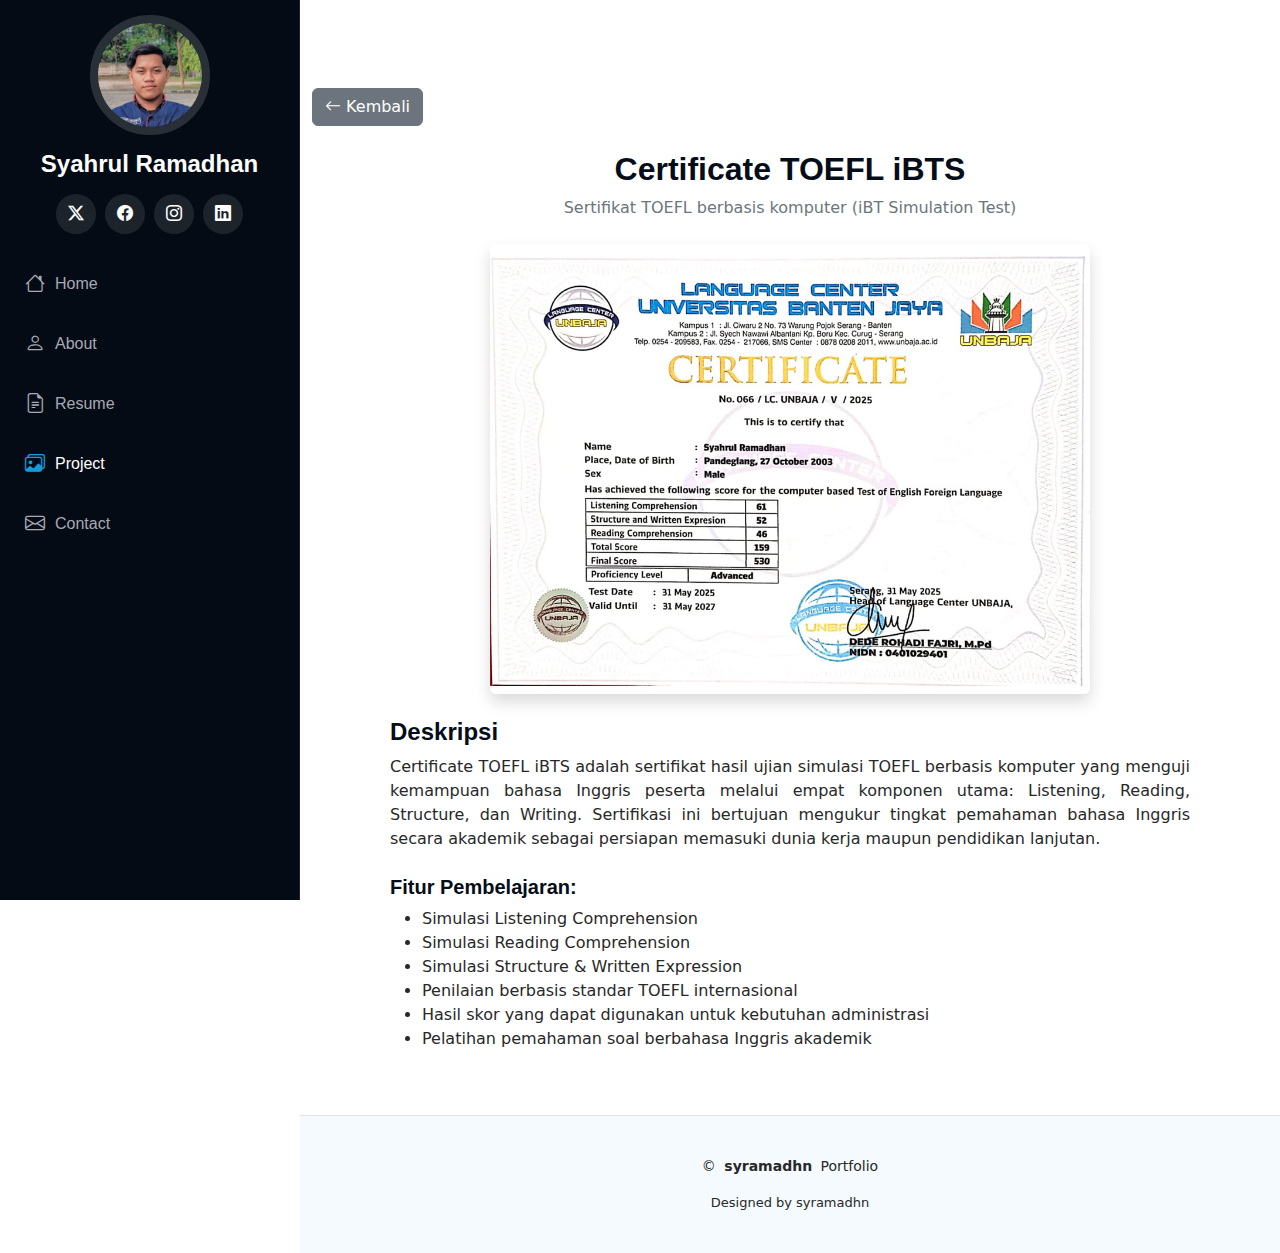
<file: portfolio-details/4.html>
<!DOCTYPE html>
<html lang="en">

<head>
  <meta charset="utf-8">
  <meta content="width=device-width, initial-scale=1.0" name="viewport">
  <title>Project Detail - Excel</title>

  <link href="../assets/vendor/bootstrap/css/bootstrap.min.css" rel="stylesheet">
  <link href="../assets/vendor/bootstrap-icons/bootstrap-icons.css" rel="stylesheet">
  <link href="../assets/css/main.css" rel="stylesheet">
</head>

<body>

  <!-- HEADER -->
  <header id="header" class="header dark-background d-flex flex-column">
    <i class="header-toggle d-xl-none bi bi-list"></i>

    <div class="profile-img">
      <img src="../assets/img/Untitled-1.jpg" class="img-fluid rounded-circle" alt="">
    </div>

    <a href="../index.html" class="logo d-flex align-items-center justify-content-center">
      <h1 class="sitename">Syahrul Ramadhan</h1>
    </a>

    <div class="social-links text-center">
      <a href="https://x.com/Syahrulrda" class="twitter"><i class="bi bi-twitter-x"></i></a>
      <a href="https://facebook.com/syahrulrda" class="facebook"><i class="bi bi-facebook"></i></a>
      <a href="https://instagram.com/syahrulrda" class="instagram"><i class="bi bi-instagram"></i></a>
      <a href="https://linkedin.com/in/syahrulrda" class="linkedin"><i class="bi bi-linkedin"></i></a>
    </div>

    <nav id="navmenu" class="navmenu">
      <ul>
        <li><a href="../index.html#hero"><i class="bi bi-house navicon"></i> Home</a></li>
        <li><a href="../index.html#about"><i class="bi bi-person navicon"></i> About</a></li>
        <li><a href="../index.html#resume"><i class="bi bi-file-earmark-text navicon"></i> Resume</a></li>
        <li><a href="../index.html#portfolio" class="active"><i class="bi bi-images navicon"></i> Project</a></li>
        <li><a href="../index.html#contact"><i class="bi bi-envelope navicon"></i> Contact</a></li>
      </ul>
    </nav>
  </header>

  <main id="main">

    <section class="container py-5" style="margin-top: 40px;">

      <div class="mb-4">
        <button onclick="history.back()" class="btn btn-secondary">
          <i class="bi bi-arrow-left"></i> Kembali
        </button>
      </div>

      <div class="text-center mb-4">
        <h2 class="fw-bold">Certificate TOEFL iBTS</h2>
        <p class="text-secondary">Sertifikat TOEFL berbasis komputer (iBT Simulation Test)</p>
      </div>

      <div class="text-center mb-4">
        <img src="../assets/img/portfolio/toefl.jpg" class="img-fluid rounded shadow"
          style="max-width:600px;">
      </div>

      <div class="mx-auto" style="max-width: 800px;">
        <h4 class="fw-semibold">Deskripsi</h4>
        <p style="text-align: justify;">
            Certificate TOEFL iBTS adalah sertifikat hasil ujian simulasi TOEFL berbasis komputer yang menguji kemampuan bahasa Inggris peserta melalui empat komponen utama: Listening, Reading, Structure, dan Writing. Sertifikasi ini bertujuan mengukur tingkat pemahaman bahasa Inggris secara akademik sebagai persiapan memasuki dunia kerja maupun pendidikan lanjutan.

        </p>

        <h5 class="fw-semibold mt-4">Fitur Pembelajaran:</h5>
        <ul>
            <li>Simulasi Listening Comprehension</li>
            <li>Simulasi Reading Comprehension</li>
            <li>Simulasi Structure & Written Expression</li>
            <li>Penilaian berbasis standar TOEFL internasional</li>
            <li>Hasil skor yang dapat digunakan untuk kebutuhan administrasi</li>
            <li>Pelatihan pemahaman soal berbahasa Inggris akademik</li>
          </ul>
          

    </section>

  </main>

  <footer id="footer" class="footer position-relative light-background">
    <div class="container text-center">
      <p>© <strong class="px-1">syramadhn</strong> Portfolio</p>
      <div class="credits">Designed by syramadhn</div>
    </div>
  </footer>

  <script src="../assets/vendor/bootstrap/js/bootstrap.bundle.min.js"></script>
  <script src="../assets/js/main.js"></script>

</body>

</html>
</file>
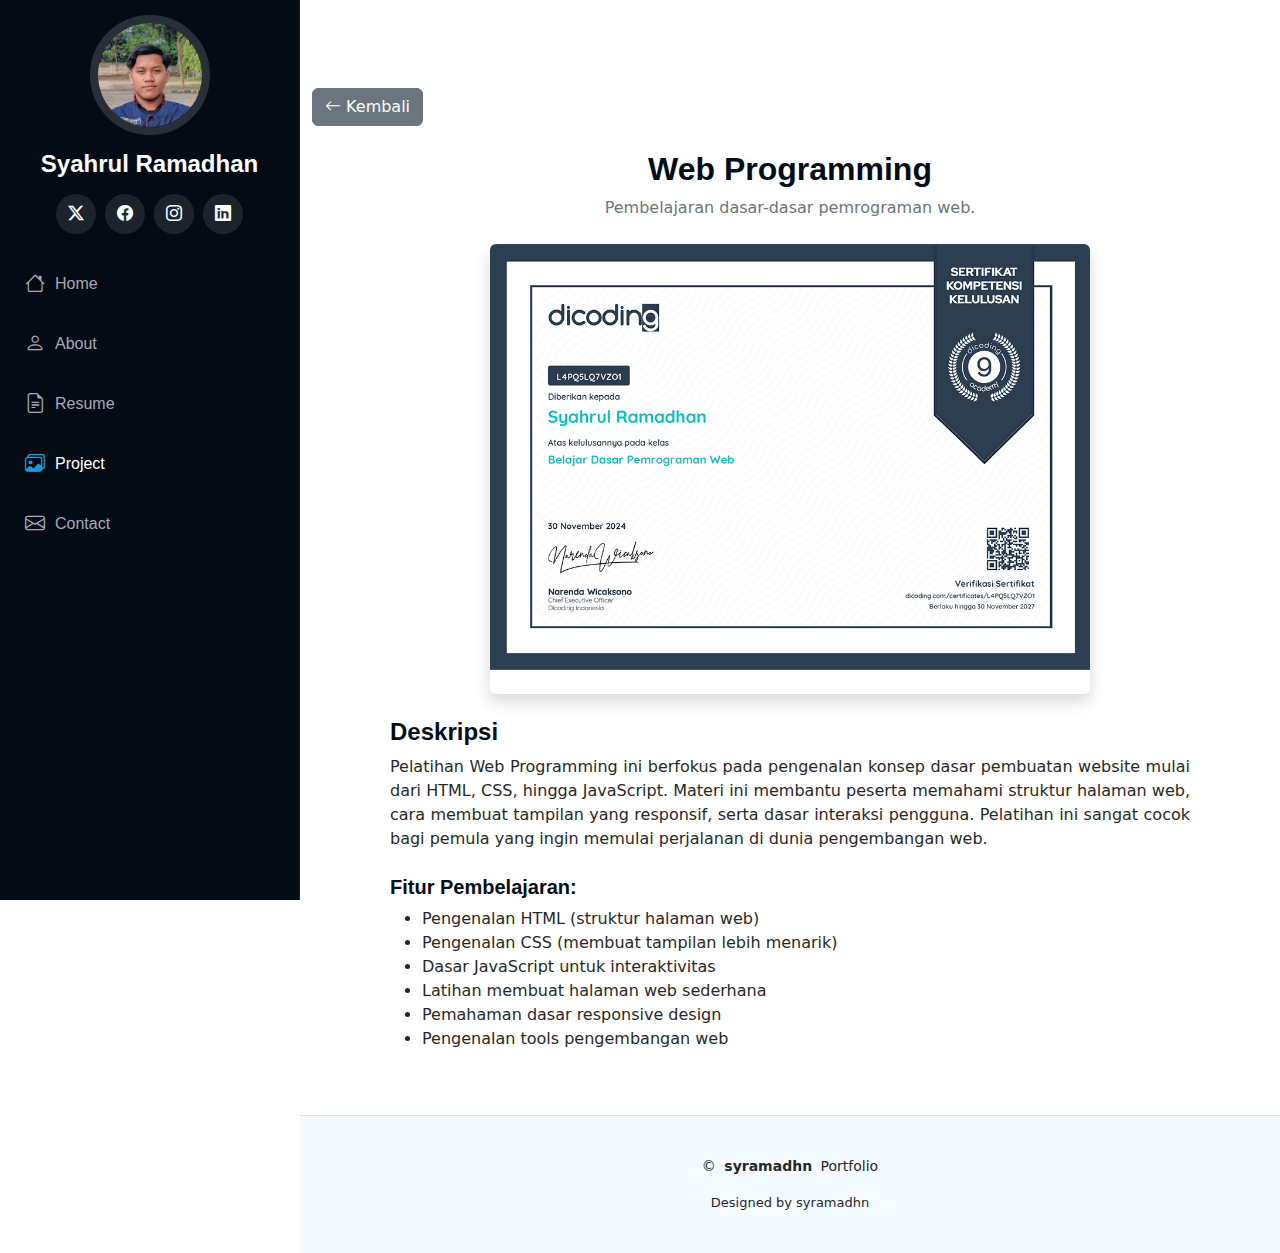
<file: portfolio-details/5.html>
<!DOCTYPE html>
<html lang="en">

<head>
  <meta charset="utf-8">
  <meta content="width=device-width, initial-scale=1.0" name="viewport">
  <title>Project Detail - Excel</title>

  <link href="../assets/vendor/bootstrap/css/bootstrap.min.css" rel="stylesheet">
  <link href="../assets/vendor/bootstrap-icons/bootstrap-icons.css" rel="stylesheet">
  <link href="../assets/css/main.css" rel="stylesheet">
</head>

<body>

  <!-- HEADER -->
  <header id="header" class="header dark-background d-flex flex-column">
    <i class="header-toggle d-xl-none bi bi-list"></i>

    <div class="profile-img">
      <img src="../assets/img/Untitled-1.jpg" class="img-fluid rounded-circle" alt="">
    </div>

    <a href="../index.html" class="logo d-flex align-items-center justify-content-center">
      <h1 class="sitename">Syahrul Ramadhan</h1>
    </a>

    <div class="social-links text-center">
      <a href="https://x.com/Syahrulrda" class="twitter"><i class="bi bi-twitter-x"></i></a>
      <a href="https://facebook.com/syahrulrda" class="facebook"><i class="bi bi-facebook"></i></a>
      <a href="https://instagram.com/syahrulrda" class="instagram"><i class="bi bi-instagram"></i></a>
      <a href="https://linkedin.com/in/syahrulrda" class="linkedin"><i class="bi bi-linkedin"></i></a>
    </div>

    <nav id="navmenu" class="navmenu">
      <ul>
        <li><a href="../index.html#hero"><i class="bi bi-house navicon"></i> Home</a></li>
        <li><a href="../index.html#about"><i class="bi bi-person navicon"></i> About</a></li>
        <li><a href="../index.html#resume"><i class="bi bi-file-earmark-text navicon"></i> Resume</a></li>
        <li><a href="../index.html#portfolio" class="active"><i class="bi bi-images navicon"></i> Project</a></li>
        <li><a href="../index.html#contact"><i class="bi bi-envelope navicon"></i> Contact</a></li>
      </ul>
    </nav>
  </header>

  <main id="main">

    <section class="container py-5" style="margin-top: 40px;">

      <div class="mb-4">
        <button onclick="history.back()" class="btn btn-secondary">
          <i class="bi bi-arrow-left"></i> Kembali
        </button>
      </div>

      <div class="text-center mb-4">
        <h2 class="fw-bold">Web Programming
        </h2>
        <p class="text-secondary">Pembelajaran dasar-dasar pemrograman web.
        </p>
      </div>

      <div class="text-center mb-4">
        <img src="../assets/img/portfolio/app-4.jpg" class="img-fluid rounded shadow"
          style="max-width:600px;">
      </div>

      <div class="mx-auto" style="max-width: 800px;">
        <h4 class="fw-semibold">Deskripsi</h4>
        <p style="text-align: justify;">
            Pelatihan Web Programming ini berfokus pada pengenalan konsep dasar pembuatan website mulai dari HTML, CSS, hingga JavaScript. Materi ini membantu peserta memahami struktur halaman web, cara membuat tampilan yang responsif, serta dasar interaksi pengguna. Pelatihan ini sangat cocok bagi pemula yang ingin memulai perjalanan di dunia pengembangan web.


        </p>

        <h5 class="fw-semibold mt-4">Fitur Pembelajaran:</h5>
        <ul>
            <li>Pengenalan HTML (struktur halaman web)</li>
            <li>Pengenalan CSS (membuat tampilan lebih menarik)</li>
            <li>Dasar JavaScript untuk interaktivitas</li>
            <li>Latihan membuat halaman web sederhana</li>
            <li>Pemahaman dasar responsive design</li>
            <li>Pengenalan tools pengembangan web</li>
          </ul>
          
          

    </section>

  </main>

  <footer id="footer" class="footer position-relative light-background">
    <div class="container text-center">
      <p>© <strong class="px-1">syramadhn</strong> Portfolio</p>
      <div class="credits">Designed by syramadhn</div>
    </div>
  </footer>

  <script src="../assets/vendor/bootstrap/js/bootstrap.bundle.min.js"></script>
  <script src="../assets/js/main.js"></script>

</body>

</html>
</file>
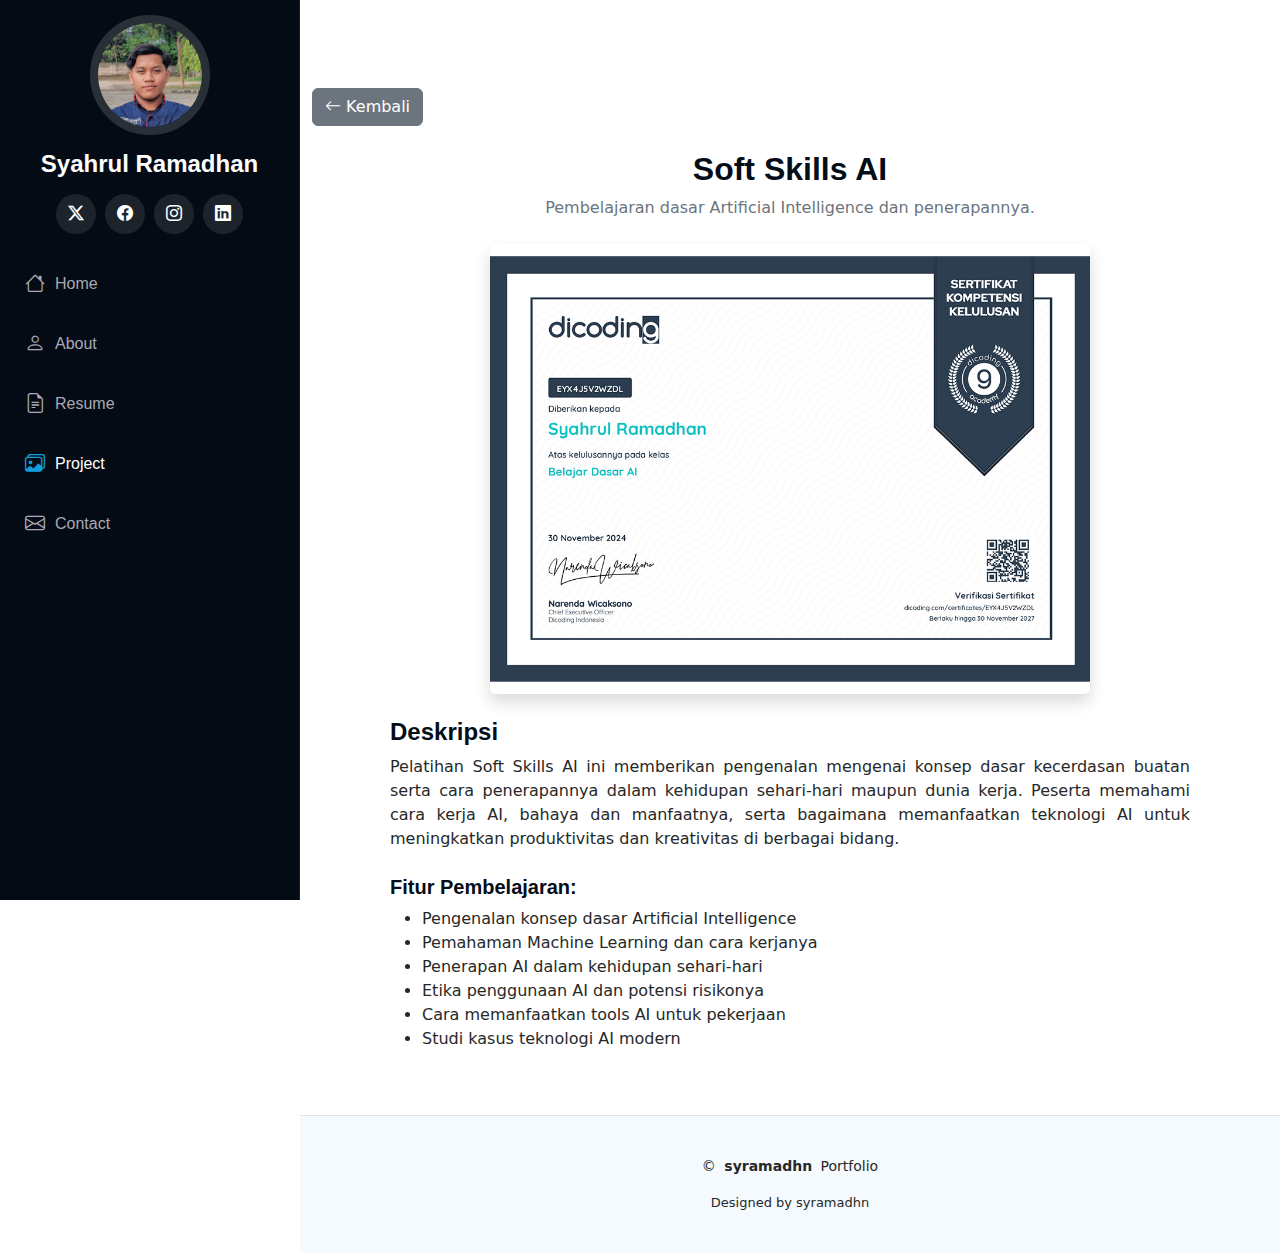
<file: portfolio-details/6.html>
<!DOCTYPE html>
<html lang="en">

<head>
  <meta charset="utf-8">
  <meta content="width=device-width, initial-scale=1.0" name="viewport">
  <title>Project Detail - Excel</title>

  <link href="../assets/vendor/bootstrap/css/bootstrap.min.css" rel="stylesheet">
  <link href="../assets/vendor/bootstrap-icons/bootstrap-icons.css" rel="stylesheet">
  <link href="../assets/css/main.css" rel="stylesheet">
</head>

<body>

  <!-- HEADER -->
  <header id="header" class="header dark-background d-flex flex-column">
    <i class="header-toggle d-xl-none bi bi-list"></i>

    <div class="profile-img">
      <img src="../assets/img/Untitled-1.jpg" class="img-fluid rounded-circle" alt="">
    </div>

    <a href="../index.html" class="logo d-flex align-items-center justify-content-center">
      <h1 class="sitename">Syahrul Ramadhan</h1>
    </a>

    <div class="social-links text-center">
      <a href="https://x.com/Syahrulrda" class="twitter"><i class="bi bi-twitter-x"></i></a>
      <a href="https://facebook.com/syahrulrda" class="facebook"><i class="bi bi-facebook"></i></a>
      <a href="https://instagram.com/syahrulrda" class="instagram"><i class="bi bi-instagram"></i></a>
      <a href="https://linkedin.com/in/syahrulrda" class="linkedin"><i class="bi bi-linkedin"></i></a>
    </div>

    <nav id="navmenu" class="navmenu">
      <ul>
        <li><a href="../index.html#hero"><i class="bi bi-house navicon"></i> Home</a></li>
        <li><a href="../index.html#about"><i class="bi bi-person navicon"></i> About</a></li>
        <li><a href="../index.html#resume"><i class="bi bi-file-earmark-text navicon"></i> Resume</a></li>
        <li><a href="../index.html#portfolio" class="active"><i class="bi bi-images navicon"></i> Project</a></li>
        <li><a href="../index.html#contact"><i class="bi bi-envelope navicon"></i> Contact</a></li>
      </ul>
    </nav>
  </header>

  <main id="main">

    <section class="container py-5" style="margin-top: 40px;">

      <div class="mb-4">
        <button onclick="history.back()" class="btn btn-secondary">
          <i class="bi bi-arrow-left"></i> Kembali
        </button>
      </div>

      <div class="text-center mb-4">
        <h2 class="fw-bold">Soft Skills AI
        </h2>
        <p class="text-secondary">Pembelajaran dasar Artificial Intelligence dan penerapannya.
        </p>
      </div>

      <div class="text-center mb-4">
        <img src="../assets/img/portfolio/app-3.jpg" class="img-fluid rounded shadow"
          style="max-width:600px;">
      </div>

      <div class="mx-auto" style="max-width: 800px;">
        <h4 class="fw-semibold">Deskripsi</h4>
        <p style="text-align: justify;">
            Pelatihan Soft Skills AI ini memberikan pengenalan mengenai konsep dasar kecerdasan buatan serta cara penerapannya dalam kehidupan sehari-hari maupun dunia kerja. Peserta memahami cara kerja AI, bahaya dan manfaatnya, serta bagaimana memanfaatkan teknologi AI untuk meningkatkan produktivitas dan kreativitas di berbagai bidang.



        </p>

        <h5 class="fw-semibold mt-4">Fitur Pembelajaran:</h5>
        <ul>
            <li>Pengenalan konsep dasar Artificial Intelligence</li>
            <li>Pemahaman Machine Learning dan cara kerjanya</li>
            <li>Penerapan AI dalam kehidupan sehari-hari</li>
            <li>Etika penggunaan AI dan potensi risikonya</li>
            <li>Cara memanfaatkan tools AI untuk pekerjaan</li>
            <li>Studi kasus teknologi AI modern</li>
          </ul>
          
          

    </section>

  </main>

  <footer id="footer" class="footer position-relative light-background">
    <div class="container text-center">
      <p>© <strong class="px-1">syramadhn</strong> Portfolio</p>
      <div class="credits">Designed by syramadhn</div>
    </div>
  </footer>

  <script src="../assets/vendor/bootstrap/js/bootstrap.bundle.min.js"></script>
  <script src="../assets/js/main.js"></script>

</body>

</html>
</file>
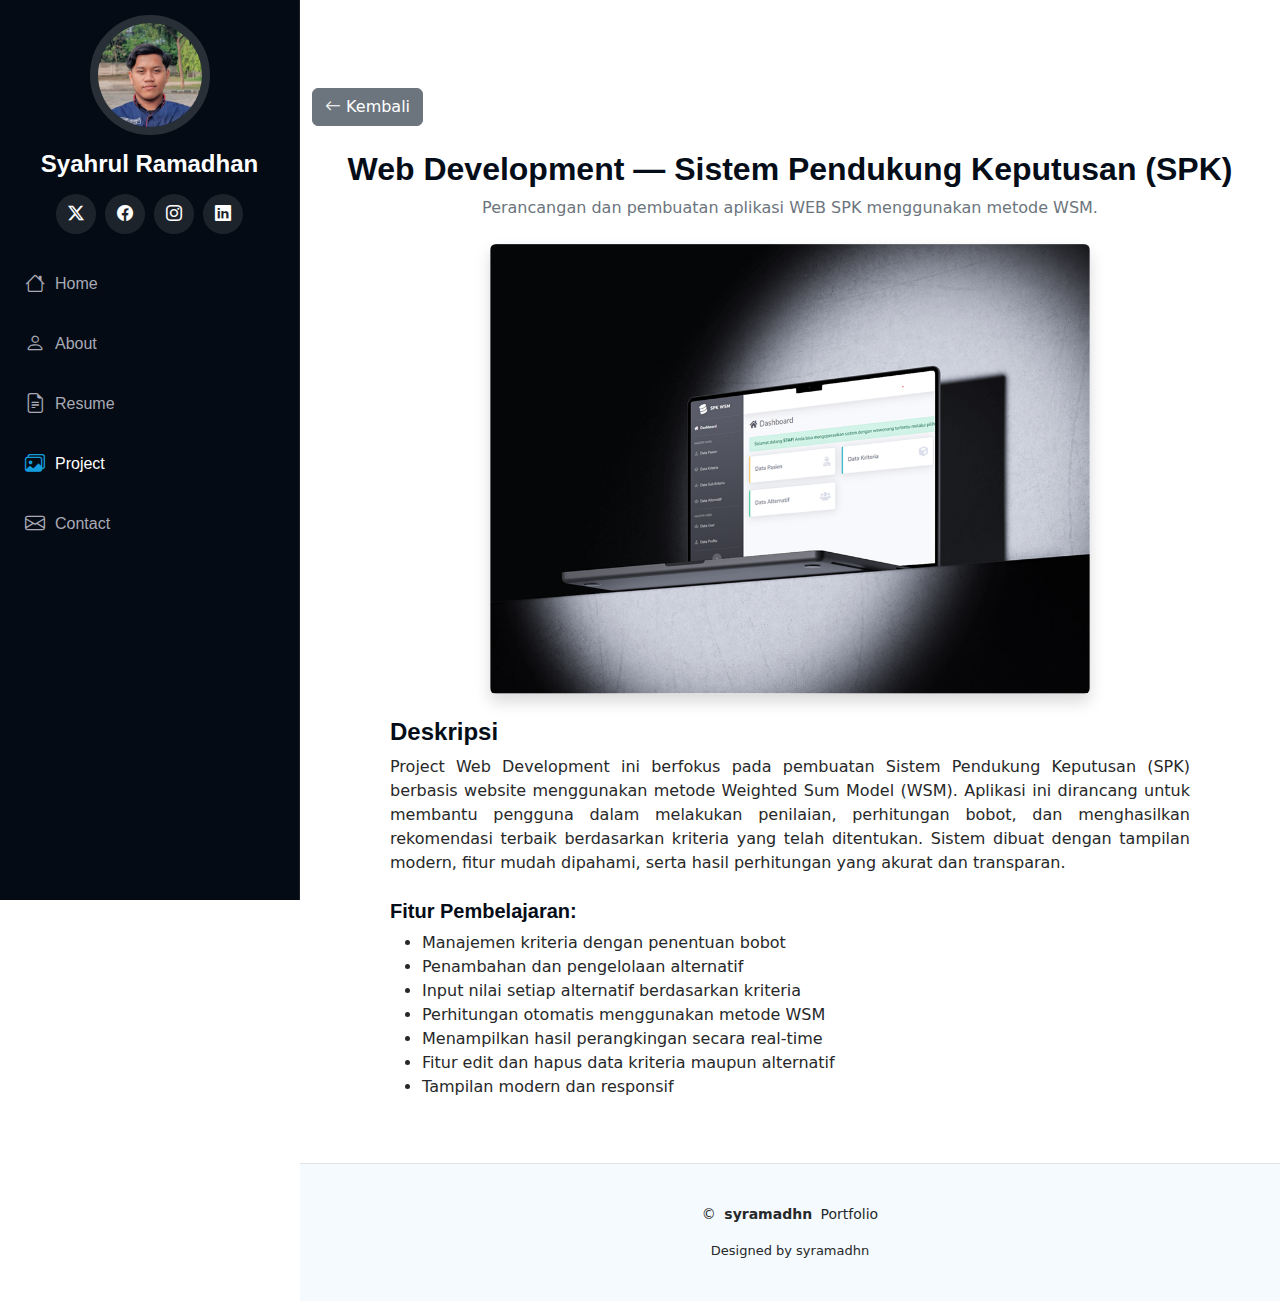
<file: portfolio-details/7.html>
<!DOCTYPE html>
<html lang="en">

<head>
  <meta charset="utf-8">
  <meta content="width=device-width, initial-scale=1.0" name="viewport">
  <title>Project Detail - Excel</title>

  <link href="../assets/vendor/bootstrap/css/bootstrap.min.css" rel="stylesheet">
  <link href="../assets/vendor/bootstrap-icons/bootstrap-icons.css" rel="stylesheet">
  <link href="../assets/css/main.css" rel="stylesheet">
</head>

<body>

  <!-- HEADER -->
  <header id="header" class="header dark-background d-flex flex-column">
    <i class="header-toggle d-xl-none bi bi-list"></i>

    <div class="profile-img">
      <img src="../assets/img/Untitled-1.jpg" class="img-fluid rounded-circle" alt="">
    </div>

    <a href="../index.html" class="logo d-flex align-items-center justify-content-center">
      <h1 class="sitename">Syahrul Ramadhan</h1>
    </a>

    <div class="social-links text-center">
      <a href="https://x.com/Syahrulrda" class="twitter"><i class="bi bi-twitter-x"></i></a>
      <a href="https://facebook.com/syahrulrda" class="facebook"><i class="bi bi-facebook"></i></a>
      <a href="https://instagram.com/syahrulrda" class="instagram"><i class="bi bi-instagram"></i></a>
      <a href="https://linkedin.com/in/syahrulrda" class="linkedin"><i class="bi bi-linkedin"></i></a>
    </div>

    <nav id="navmenu" class="navmenu">
      <ul>
        <li><a href="../index.html#hero"><i class="bi bi-house navicon"></i> Home</a></li>
        <li><a href="../index.html#about"><i class="bi bi-person navicon"></i> About</a></li>
        <li><a href="../index.html#resume"><i class="bi bi-file-earmark-text navicon"></i> Resume</a></li>
        <li><a href="../index.html#portfolio" class="active"><i class="bi bi-images navicon"></i> Project</a></li>
        <li><a href="../index.html#contact"><i class="bi bi-envelope navicon"></i> Contact</a></li>
      </ul>
    </nav>
  </header>

  <main id="main">

    <section class="container py-5" style="margin-top: 40px;">

      <div class="mb-4">
        <button onclick="history.back()" class="btn btn-secondary">
          <i class="bi bi-arrow-left"></i> Kembali
        </button>
      </div>

      <div class="text-center mb-4">
        <h2 class="fw-bold">Web Development — Sistem Pendukung Keputusan (SPK)
        </h2>
        <p class="text-secondary">Perancangan dan pembuatan aplikasi WEB SPK menggunakan metode WSM.
        </p>
      </div>

      <div class="text-center mb-4">
        <img src="../assets/img/portfolio/spk.jpg" class="img-fluid rounded shadow"
          style="max-width:600px;">
      </div>

      <div class="mx-auto" style="max-width: 800px;">
        <h4 class="fw-semibold">Deskripsi</h4>
        <p style="text-align: justify;">
            Project Web Development ini berfokus pada pembuatan Sistem Pendukung Keputusan (SPK) berbasis website menggunakan metode Weighted Sum Model (WSM). Aplikasi ini dirancang untuk membantu pengguna dalam melakukan penilaian, perhitungan bobot, dan menghasilkan rekomendasi terbaik berdasarkan kriteria yang telah ditentukan. Sistem dibuat dengan tampilan modern, fitur mudah dipahami, serta hasil perhitungan yang akurat dan transparan.

        </p>

        <h5 class="fw-semibold mt-4">Fitur Pembelajaran:</h5>
        <ul>
            <li>Manajemen kriteria dengan penentuan bobot</li>
            <li>Penambahan dan pengelolaan alternatif</li>
            <li>Input nilai setiap alternatif berdasarkan kriteria</li>
            <li>Perhitungan otomatis menggunakan metode WSM</li>
            <li>Menampilkan hasil perangkingan secara real-time</li>
            <li>Fitur edit dan hapus data kriteria maupun alternatif</li>
            <li>Tampilan modern dan responsif</li>
          </ul>
          
    </section>

  </main>

  <footer id="footer" class="footer position-relative light-background">
    <div class="container text-center">
      <p>© <strong class="px-1">syramadhn</strong> Portfolio</p>
      <div class="credits">Designed by syramadhn</div>
    </div>
  </footer>

  <script src="../assets/vendor/bootstrap/js/bootstrap.bundle.min.js"></script>
  <script src="../assets/js/main.js"></script>

</body>

</html>
</file>
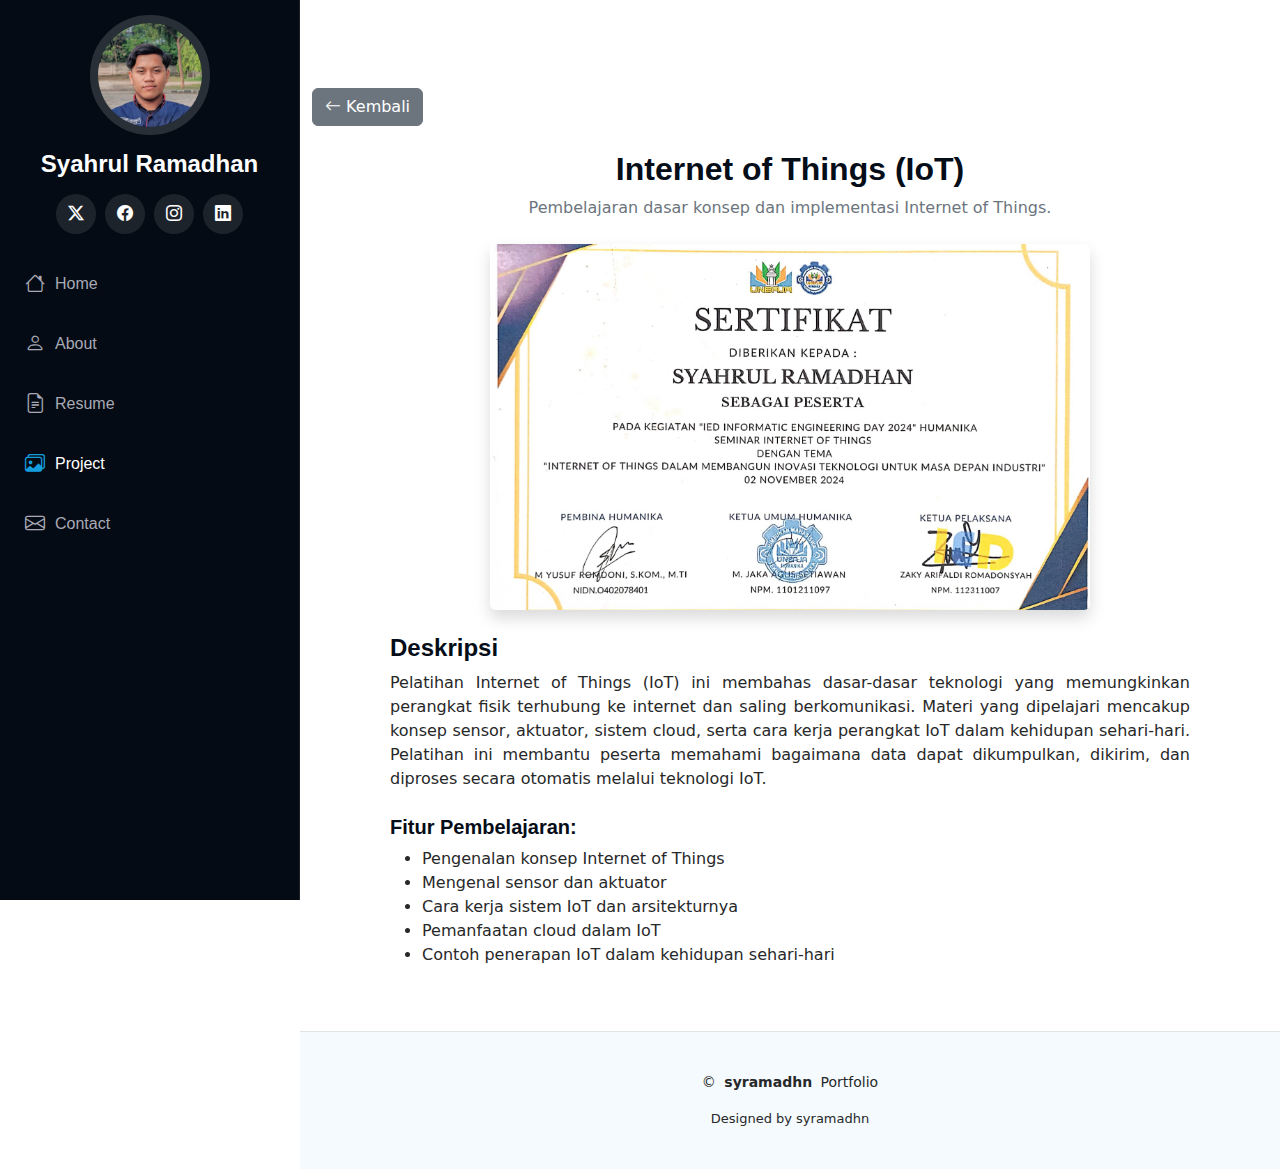
<file: portfolio-details/8.html>
<!DOCTYPE html>
<html lang="en">

<head>
  <meta charset="utf-8">
  <meta content="width=device-width, initial-scale=1.0" name="viewport">
  <title>Project Detail - Excel</title>

  <link href="../assets/vendor/bootstrap/css/bootstrap.min.css" rel="stylesheet">
  <link href="../assets/vendor/bootstrap-icons/bootstrap-icons.css" rel="stylesheet">
  <link href="../assets/css/main.css" rel="stylesheet">
</head>

<body>

  <!-- HEADER -->
  <header id="header" class="header dark-background d-flex flex-column">
    <i class="header-toggle d-xl-none bi bi-list"></i>

    <div class="profile-img">
      <img src="../assets/img/Untitled-1.jpg" class="img-fluid rounded-circle" alt="">
    </div>

    <a href="../index.html" class="logo d-flex align-items-center justify-content-center">
      <h1 class="sitename">Syahrul Ramadhan</h1>
    </a>

    <div class="social-links text-center">
      <a href="https://x.com/Syahrulrda" class="twitter"><i class="bi bi-twitter-x"></i></a>
      <a href="https://facebook.com/syahrulrda" class="facebook"><i class="bi bi-facebook"></i></a>
      <a href="https://instagram.com/syahrulrda" class="instagram"><i class="bi bi-instagram"></i></a>
      <a href="https://linkedin.com/in/syahrulrda" class="linkedin"><i class="bi bi-linkedin"></i></a>
    </div>

    <nav id="navmenu" class="navmenu">
      <ul>
        <li><a href="../index.html#hero"><i class="bi bi-house navicon"></i> Home</a></li>
        <li><a href="../index.html#about"><i class="bi bi-person navicon"></i> About</a></li>
        <li><a href="../index.html#resume"><i class="bi bi-file-earmark-text navicon"></i> Resume</a></li>
        <li><a href="../index.html#portfolio" class="active"><i class="bi bi-images navicon"></i> Project</a></li>
        <li><a href="../index.html#contact"><i class="bi bi-envelope navicon"></i> Contact</a></li>
      </ul>
    </nav>
  </header>

  <main id="main">

    <section class="container py-5" style="margin-top: 40px;">

      <div class="mb-4">
        <button onclick="history.back()" class="btn btn-secondary">
          <i class="bi bi-arrow-left"></i> Kembali
        </button>
      </div>

      <div class="text-center mb-4">
        <h2 class="fw-bold">Internet of Things (IoT)
        </h2>
        <p class="text-secondary">Pembelajaran dasar konsep dan implementasi Internet of Things.
        </p>
      </div>

      <div class="text-center mb-4">
        <img src="../assets/img/portfolio/iot.jpg" class="img-fluid rounded shadow"
          style="max-width:600px;">
      </div>

      <div class="mx-auto" style="max-width: 800px;">
        <h4 class="fw-semibold">Deskripsi</h4>
        <p style="text-align: justify;">
            Pelatihan Internet of Things (IoT) ini membahas dasar-dasar teknologi yang memungkinkan perangkat fisik terhubung ke internet dan saling berkomunikasi. Materi yang dipelajari mencakup konsep sensor, aktuator, sistem cloud, serta cara kerja perangkat IoT dalam kehidupan sehari-hari. Pelatihan ini membantu peserta memahami bagaimana data dapat dikumpulkan, dikirim, dan diproses secara otomatis melalui teknologi IoT.

        </p>

        <h5 class="fw-semibold mt-4">Fitur Pembelajaran:</h5>
        <ul>
            <li>Pengenalan konsep Internet of Things</li>
            <li>Mengenal sensor dan aktuator</li>
            <li>Cara kerja sistem IoT dan arsitekturnya</li>
            <li>Pemanfaatan cloud dalam IoT</li>
            <li>Contoh penerapan IoT dalam kehidupan sehari-hari</li>
          </ul>
          
    </section>

  </main>

  <footer id="footer" class="footer position-relative light-background">
    <div class="container text-center">
      <p>© <strong class="px-1">syramadhn</strong> Portfolio</p>
      <div class="credits">Designed by syramadhn</div>
    </div>
  </footer>

  <script src="../assets/vendor/bootstrap/js/bootstrap.bundle.min.js"></script>
  <script src="../assets/js/main.js"></script>

</body>

</html>
</file>
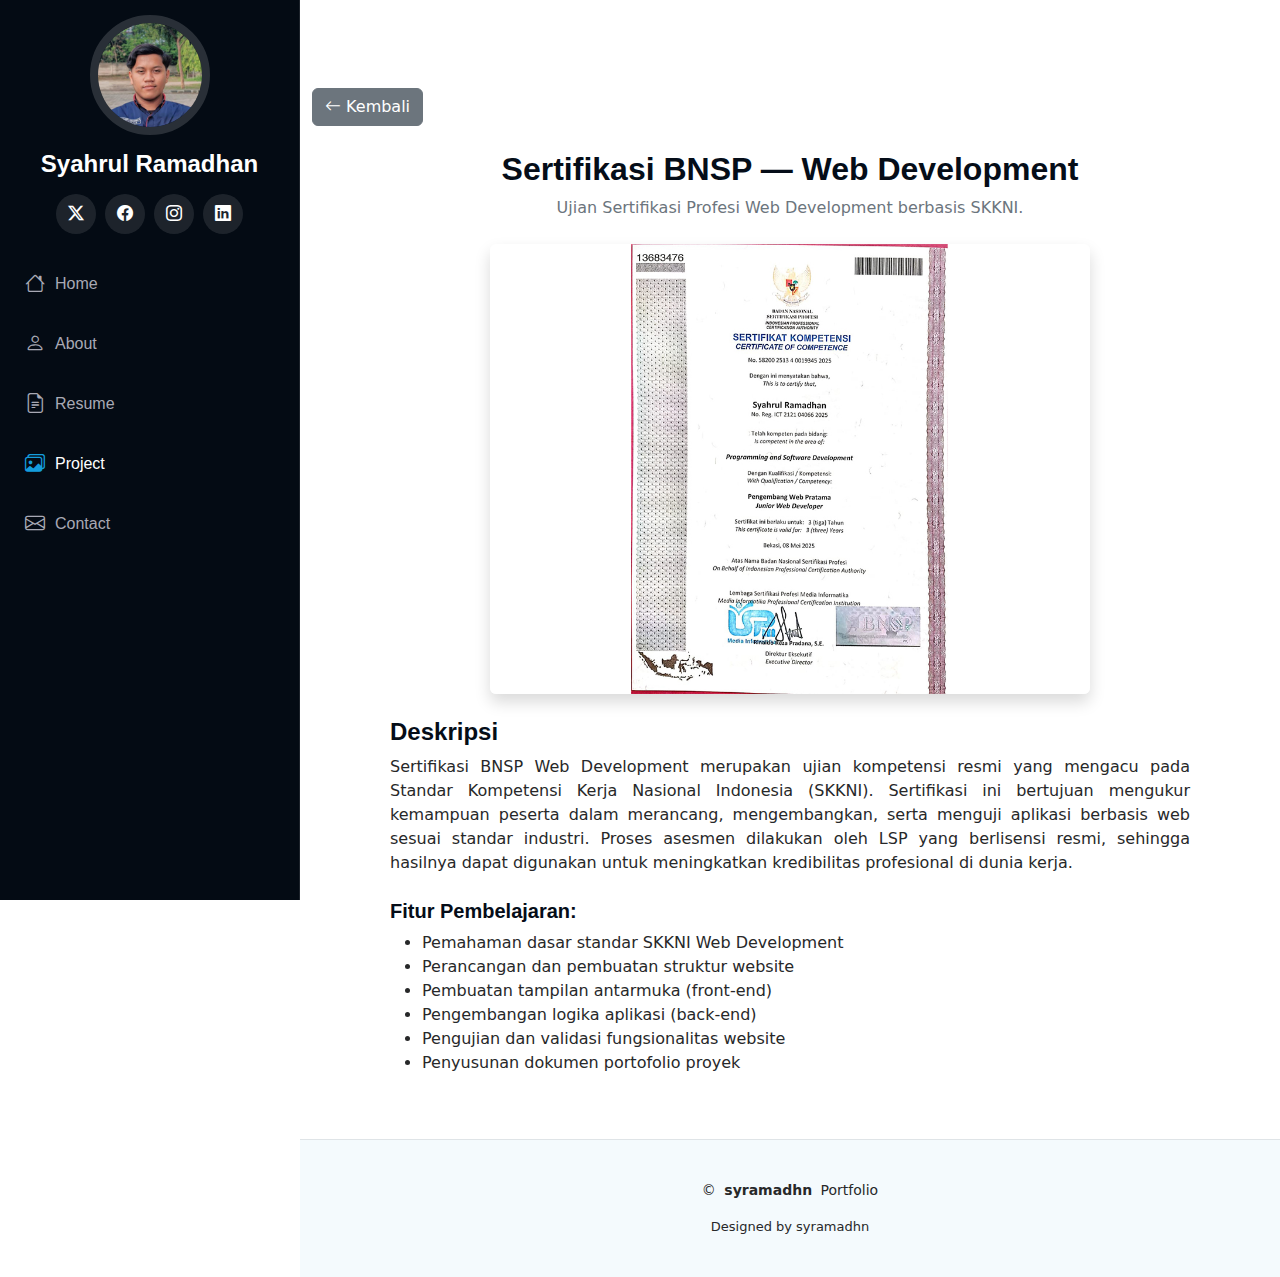
<file: portfolio-details/9.html>
<!DOCTYPE html>
<html lang="en">

<head>
  <meta charset="utf-8">
  <meta content="width=device-width, initial-scale=1.0" name="viewport">
  <title>Project Detail - Excel</title>

  <link href="../assets/vendor/bootstrap/css/bootstrap.min.css" rel="stylesheet">
  <link href="../assets/vendor/bootstrap-icons/bootstrap-icons.css" rel="stylesheet">
  <link href="../assets/css/main.css" rel="stylesheet">
</head>

<body>

  <!-- HEADER -->
  <header id="header" class="header dark-background d-flex flex-column">
    <i class="header-toggle d-xl-none bi bi-list"></i>

    <div class="profile-img">
      <img src="../assets/img/Untitled-1.jpg" class="img-fluid rounded-circle" alt="">
    </div>

    <a href="../index.html" class="logo d-flex align-items-center justify-content-center">
      <h1 class="sitename">Syahrul Ramadhan</h1>
    </a>

    <div class="social-links text-center">
      <a href="https://x.com/Syahrulrda" class="twitter"><i class="bi bi-twitter-x"></i></a>
      <a href="https://facebook.com/syahrulrda" class="facebook"><i class="bi bi-facebook"></i></a>
      <a href="https://instagram.com/syahrulrda" class="instagram"><i class="bi bi-instagram"></i></a>
      <a href="https://linkedin.com/in/syahrulrda" class="linkedin"><i class="bi bi-linkedin"></i></a>
    </div>

    <nav id="navmenu" class="navmenu">
      <ul>
        <li><a href="../index.html#hero"><i class="bi bi-house navicon"></i> Home</a></li>
        <li><a href="../index.html#about"><i class="bi bi-person navicon"></i> About</a></li>
        <li><a href="../index.html#resume"><i class="bi bi-file-earmark-text navicon"></i> Resume</a></li>
        <li><a href="../index.html#portfolio" class="active"><i class="bi bi-images navicon"></i> Project</a></li>
        <li><a href="../index.html#contact"><i class="bi bi-envelope navicon"></i> Contact</a></li>
      </ul>
    </nav>
  </header>

  <main id="main">

    <section class="container py-5" style="margin-top: 40px;">

      <div class="mb-4">
        <button onclick="history.back()" class="btn btn-secondary">
          <i class="bi bi-arrow-left"></i> Kembali
        </button>
      </div>

      <div class="text-center mb-4">
        <h2 class="fw-bold">Sertifikasi BNSP — Web Development
        </h2>
        <p class="text-secondary">Ujian Sertifikasi Profesi Web Development berbasis SKKNI.
        </p>
      </div>

      <div class="text-center mb-4">
        <img src="../assets/img/portfolio/bnsp.jpg" class="img-fluid rounded shadow"
          style="max-width:600px;">
      </div>

      <div class="mx-auto" style="max-width: 800px;">
        <h4 class="fw-semibold">Deskripsi</h4>
        <p style="text-align: justify;">
            Sertifikasi BNSP Web Development merupakan ujian kompetensi resmi yang mengacu pada Standar Kompetensi Kerja Nasional Indonesia (SKKNI). Sertifikasi ini bertujuan mengukur kemampuan peserta dalam merancang, mengembangkan, serta menguji aplikasi berbasis web sesuai standar industri. Proses asesmen dilakukan oleh LSP yang berlisensi resmi, sehingga hasilnya dapat digunakan untuk meningkatkan kredibilitas profesional di dunia kerja.

        </p>

        <h5 class="fw-semibold mt-4">Fitur Pembelajaran:</h5>
        <ul>
            <li>Pemahaman dasar standar SKKNI Web Development</li>
            <li>Perancangan dan pembuatan struktur website</li>
            <li>Pembuatan tampilan antarmuka (front-end)</li>
            <li>Pengembangan logika aplikasi (back-end)</li>
            <li>Pengujian dan validasi fungsionalitas website</li>
            <li>Penyusunan dokumen portofolio proyek</li>
          </ul>
          
    </section>

  </main>

  <footer id="footer" class="footer position-relative light-background">
    <div class="container text-center">
      <p>© <strong class="px-1">syramadhn</strong> Portfolio</p>
      <div class="credits">Designed by syramadhn</div>
    </div>
  </footer>

  <script src="../assets/vendor/bootstrap/js/bootstrap.bundle.min.js"></script>
  <script src="../assets/js/main.js"></script>

</body>

</html>
</file>
<file: assets/css/main.css>
/**
* Template Name: iPortfolio
* Template URL: https://bootstrapmade.com/iportfolio-bootstrap-portfolio-websites-template/
* Updated: Jun 29 2024 with Bootstrap v5.3.3
* Author: BootstrapMade.com
* License: https://bootstrapmade.com/license/
*/

/*--------------------------------------------------------------
# Font & Color Variables
# Help: https://bootstrapmade.com/color-system/
--------------------------------------------------------------*/
/* Fonts */
:root {
  --default-font: "Roboto",  system-ui, -apple-system, "Segoe UI", Roboto, "Helvetica Neue", Arial, "Noto Sans", "Liberation Sans", sans-serif, "Apple Color Emoji", "Segoe UI Emoji", "Segoe UI Symbol", "Noto Color Emoji";
  --heading-font: "Raleway",  sans-serif;
  --nav-font: "Poppins",  sans-serif;
}

/* Global Colors - The following color variables are used throughout the website. Updating them here will change the color scheme of the entire website */
:root { 
  --background-color: #ffffff; /* Background color for the entire website, including individual sections */
  --default-color: #272829; /* Default color used for the majority of the text content across the entire website */
  --heading-color: #050d18; /* Color for headings, subheadings and title throughout the website */
  --accent-color: #149ddd; /* Accent color that represents your brand on the website. It's used for buttons, links, and other elements that need to stand out */
  --surface-color: #ffffff; /* The surface color is used as a background of boxed elements within sections, such as cards, icon boxes, or other elements that require a visual separation from the global background. */
  --contrast-color: #ffffff; /* Contrast color for text, ensuring readability against backgrounds of accent, heading, or default colors. */
}

/* Nav Menu Colors - The following color variables are used specifically for the navigation menu. They are separate from the global colors to allow for more customization options */
:root {
  --nav-color: #a8a9b4;  /* The default color of the main navmenu links */
  --nav-hover-color: #ffffff; /* Applied to main navmenu links when they are hovered over or active */
  --nav-mobile-background-color: #040b14; /* Used as the background color for mobile navigation menu */
  --nav-dropdown-background-color: #040b14; /* Used as the background color for dropdown items that appear when hovering over primary navigation items */
  --nav-dropdown-color: #a8a9b4; /* Used for navigation links of the dropdown items in the navigation menu. */
  --nav-dropdown-hover-color: #ffffff; /* Similar to --nav-hover-color, this color is applied to dropdown navigation links when they are hovered over. */
}

/* Color Presets - These classes override global colors when applied to any section or element, providing reuse of the sam color scheme. */

.light-background {
  --background-color: #f4fafd;
  --surface-color: #ffffff;
}

.dark-background {
  --background-color: #040b14;
  --default-color: #ffffff;
  --heading-color: #ffffff;
  --surface-color: #151f2b;
  --contrast-color: #ffffff;
}

/* Smooth scroll */
:root {
  scroll-behavior: smooth;
}

/*--------------------------------------------------------------
# General Styling & Shared Classes
--------------------------------------------------------------*/
body {
  color: var(--default-color);
  background-color: var(--background-color);
  font-family: var(--default-font);
}

a {
  color: var(--accent-color);
  text-decoration: none;
  transition: 0.3s;
}

a:hover {
  color: color-mix(in srgb, var(--accent-color), transparent 25%);
  text-decoration: none;
}

h1,
h2,
h3,
h4,
h5,
h6 {
  color: var(--heading-color);
  font-family: var(--heading-font);
}

/* PHP Email Form Messages
------------------------------*/
.php-email-form .error-message {
  display: none;
  background: #df1529;
  color: #ffffff;
  text-align: left;
  padding: 15px;
  margin-bottom: 24px;
  font-weight: 600;
}

.php-email-form .sent-message {
  display: none;
  color: #ffffff;
  background: #059652;
  text-align: center;
  padding: 15px;
  margin-bottom: 24px;
  font-weight: 600;
}

.php-email-form .loading {
  display: none;
  background: var(--surface-color);
  text-align: center;
  padding: 15px;
  margin-bottom: 24px;
}

.php-email-form .loading:before {
  content: "";
  display: inline-block;
  border-radius: 50%;
  width: 24px;
  height: 24px;
  margin: 0 10px -6px 0;
  border: 3px solid var(--accent-color);
  border-top-color: var(--surface-color);
  animation: php-email-form-loading 1s linear infinite;
}

@keyframes php-email-form-loading {
  0% {
    transform: rotate(0deg);
  }

  100% {
    transform: rotate(360deg);
  }
}

/*--------------------------------------------------------------
# Global Header
--------------------------------------------------------------*/
.header {
  color: var(--default-color);
  background-color: var(--background-color);
  position: fixed;
  top: 0;
  left: 0;
  bottom: 0;
  padding: 0 15px;
  width: 300px;
  transition: all ease-in-out 0.3s;
  overflow-y: auto;
  z-index: 997;
  border-right: 1px solid color-mix(in srgb, var(--default-color), transparent 90%);
}

.header .profile-img img {
  margin: 15px auto;
  display: block;
  width: 120px;
  border: 8px solid color-mix(in srgb, var(--default-color), transparent 85%);
}

.header .logo {
  line-height: 1;
  margin-bottom: 15px;
}

.header .logo img {
  max-height: 32px;
  margin-right: 8px;
}

.header .logo h1 {
  font-size: 24px;
  margin: 0;
  font-weight: 700;
  color: var(--heading-color);
}

.header .social-links {
  margin: 0 0 20px 0;
}

.header .social-links a {
  font-size: 16px;
  display: inline-flex;
  align-items: center;
  justify-content: center;
  background: color-mix(in srgb, var(--default-color), transparent 90%);
  color: var(--default-color);
  margin: 0 2px;
  border-radius: 50%;
  text-align: center;
  width: 40px;
  height: 40px;
  transition: 0.3s;
}

.header .social-links a:hover {
  color: var(--contrast-color);
  background: var(--accent-color);
}

@media (min-width: 1200px) {

  .header~main,
  .header~#footer {
    margin-left: 300px;
  }
}

@media (max-width: 1199px) {
  .header {
    left: -100%;
  }
}

.header.header-show {
  left: 0;
}

.header .header-toggle {
  color: var(--contrast-color);
  background-color: var(--accent-color);
  font-size: 22px;
  display: flex;
  align-items: center;
  justify-content: center;
  width: 40px;
  height: 40px;
  border-radius: 50%;
  cursor: pointer;
  position: fixed;
  top: 15px;
  right: 15px;
  z-index: 9999;
  transition: background-color 0.3s;
}

.header .header-toggle:hover {
  color: var(--contrast-color);
  background-color: color-mix(in srgb, var(--accent-color) 90%, white 15%);
}

/*--------------------------------------------------------------
# Navigation Menu
--------------------------------------------------------------*/
.mobile-nav-toggle {
  display: none;
}

.navmenu {
  padding: 0;
  z-index: 9997;
}

.navmenu ul {
  list-style: none;
  padding: 0 0 20px 0;
  margin: 0;
}

.navmenu a,
.navmenu a:focus {
  color: var(--nav-color);
  padding: 15px 10px;
  font-family: var(--nav-font);
  font-size: 16px;
  font-weight: 400;
  display: flex;
  align-items: center;
  white-space: nowrap;
  transition: 0.3s;
  width: 100%;
}

.navmenu a .navicon,
.navmenu a:focus .navicon {
  font-size: 20px;
  margin-right: 10px;
}

.navmenu a .toggle-dropdown,
.navmenu a:focus .toggle-dropdown {
  font-size: 12px;
  line-height: 0;
  margin-left: auto;
  width: 30px;
  height: 30px;
  display: flex;
  align-items: center;
  justify-content: center;
  border-radius: 50%;
  transition: 0.3s;
  flex-shrink: 0;
  background-color: color-mix(in srgb, var(--accent-color), transparent 90%);
}

.navmenu a .toggle-dropdown:hover,
.navmenu a:focus .toggle-dropdown:hover {
  background-color: var(--accent-color);
  color: var(--contrast-color);
}

.navmenu a:hover,
.navmenu .active,
.navmenu .active:focus {
  color: var(--nav-hover-color);
}

.navmenu a:hover .navicon,
.navmenu .active .navicon,
.navmenu .active:focus .navicon {
  color: var(--accent-color);
}

.navmenu .active .toggle-dropdown,
.navmenu .active:focus .toggle-dropdown {
  background-color: var(--accent-color);
  color: var(--contrast-color);
  transform: rotate(180deg);
}

.navmenu .dropdown {
  display: block;
}

.navmenu .dropdown a,
.navmenu .dropdown a:focus {
  color: --nav-dropdown-color;
}

.navmenu .dropdown a:hover,
.navmenu .dropdown .active,
.navmenu .dropdown .active:focus {
  color: var(--nav-dropdown-hover-color);
}

.navmenu .dropdown ul {
  position: static;
  display: none;
  z-index: 99;
  padding: 5px 10px;
  margin: 5px 10px;
  background-color: var(--nav-dropdown-background-color);
  border: 1px solid color-mix(in srgb, var(--default-color), transparent 90%);
  box-shadow: none;
  transition: all 0.5s ease-in-out;
}

.navmenu .dropdown ul ul {
  background-color: rgba(33, 37, 41, 0.1);
}

.navmenu .dropdown>.dropdown-active {
  display: block;
  background-color: rgba(33, 37, 41, 0.03);
}

/*--------------------------------------------------------------
# Global Footer
--------------------------------------------------------------*/
.footer {
  color: var(--default-color);
  background-color: var(--background-color);
  font-size: 14px;
  padding: 40px 0;
  position: relative;
  border-top: 1px solid color-mix(in srgb, var(--default-color), transparent 90%);
}

.footer .copyright p {
  margin-bottom: 0;
}

.footer .credits {
  margin-top: 4px;
  font-size: 13px;
  text-align: center;
}

/*--------------------------------------------------------------
# Preloader
--------------------------------------------------------------*/
#preloader {
  position: fixed;
  inset: 0;
  z-index: 999999;
  overflow: hidden;
  background: var(--background-color);
  transition: all 0.6s ease-out;
}

#preloader:before {
  content: "";
  position: fixed;
  top: calc(50% - 30px);
  left: calc(50% - 30px);
  border: 6px solid #ffffff;
  border-color: var(--accent-color) transparent var(--accent-color) transparent;
  border-radius: 50%;
  width: 60px;
  height: 60px;
  animation: animate-preloader 1.5s linear infinite;
}

@keyframes animate-preloader {
  0% {
    transform: rotate(0deg);
  }

  100% {
    transform: rotate(360deg);
  }
}

/*--------------------------------------------------------------
# Scroll Top Button
--------------------------------------------------------------*/
.scroll-top {
  position: fixed;
  visibility: hidden;
  opacity: 0;
  right: 15px;
  bottom: -15px;
  z-index: 99999;
  background-color: var(--accent-color);
  width: 44px;
  height: 44px;
  border-radius: 50px;
  transition: all 0.4s;
}

.scroll-top i {
  font-size: 24px;
  color: var(--contrast-color);
  line-height: 0;
}

.scroll-top:hover {
  background-color: color-mix(in srgb, var(--accent-color), transparent 20%);
  color: var(--contrast-color);
}

.scroll-top.active {
  visibility: visible;
  opacity: 1;
  bottom: 15px;
}

/*--------------------------------------------------------------
# Disable aos animation delay on mobile devices
--------------------------------------------------------------*/
@media screen and (max-width: 768px) {
  [data-aos-delay] {
    transition-delay: 0 !important;
  }
}

/*--------------------------------------------------------------
# Global Page Titles & Breadcrumbs
--------------------------------------------------------------*/
.page-title {
  color: var(--default-color);
  background-color: var(--background-color);
  padding: 25px 0;
  position: relative;
}

.page-title h1 {
  font-size: 24px;
  font-weight: 700;
}

.page-title .breadcrumbs ol {
  display: flex;
  flex-wrap: wrap;
  list-style: none;
  padding: 0;
  margin: 0;
  font-size: 14px;
  font-weight: 400;
}

.page-title .breadcrumbs ol li+li {
  padding-left: 10px;
}

.page-title .breadcrumbs ol li+li::before {
  content: "/";
  display: inline-block;
  padding-right: 10px;
  color: color-mix(in srgb, var(--default-color), transparent 70%);
}

/*--------------------------------------------------------------
# Global Sections
--------------------------------------------------------------*/
section,
.section {
  color: var(--default-color);
  background-color: var(--background-color);
  padding: 60px 0;
  overflow: clip;
}

/*--------------------------------------------------------------
# Global Section Titles
--------------------------------------------------------------*/
.section-title {
  padding-bottom: 60px;
  position: relative;
}

.section-title h2 {
  font-size: 32px;
  font-weight: 700;
  margin-bottom: 20px;
  padding-bottom: 20px;
  position: relative;
}

.section-title h2:after {
  content: "";
  position: absolute;
  display: block;
  width: 50px;
  height: 3px;
  background: var(--accent-color);
  left: 0;
  bottom: 0;
}

.section-title p {
  margin-bottom: 0;
}

/*--------------------------------------------------------------
# Hero Section
--------------------------------------------------------------*/
.hero {
  width: 100%;
  min-height: 100vh;
  position: relative;
  padding: 80px 0;
  display: flex;
  align-items: center;
  justify-content: center;
}

.hero img {
  position: absolute;
  inset: 0;
  display: block;
  width: 100%;
  height: 100%;
  object-fit: cover;
  z-index: 1;
}

.portfolio-content {
  position: relative;
  overflow: hidden;
  border-radius: 12px;
  transition: transform 0.3s ease;
}

.portfolio-content img {
  transition: transform 0.4s ease;
}

.portfolio-content:hover img {
  transform: scale(1.1);
}

.portfolio-info {
  position: absolute;
  bottom: 0;
  left: 0;
  width: 100%;
  padding: 15px;
  background: rgba(0, 0, 0, 0.6);
  color: #fff;
  transform: translateY(100%);
  transition: transform 0.4s ease;
}

.portfolio-content:hover .portfolio-info {
  transform: translateY(0);
}


/* Portfolio Details Styling */
.portfolio-details-slider img {
  transition: transform 0.3s ease, box-shadow 0.3s ease;
}
.portfolio-details-slider img:hover {
  transform: scale(1.03);
  box-shadow: 0 8px 25px rgba(0,0,0,0.2);
}

.portfolio-info {
  background: #f8f9fa;
  border-left: 4px solid var(--accent-color);
}

.portfolio-info ul li {
  padding: 8px 0;
  border-bottom: 1px solid #e9ecef;
}
.portfolio-info ul li:last-child {
  border-bottom: none;
}

.portfolio-description {
  background: #ffffff;
  border-left: 4px solid #0d6efd;
}

.portfolio-description p {
  line-height: 1.6;
}

/* Responsive improvements */
@media (max-width: 768px) {
  .portfolio-details .row {
    flex-direction: column;
  }
}


.hero:before {
  content: "";
  background: color-mix(in srgb, var(--background-color), transparent 70%);
  position: absolute;
  inset: 0;
  z-index: 2;
}

.hero .container {
  position: relative;
  z-index: 3;
}

.hero h2 {
  margin: 0;
  font-size: 64px;
  font-weight: 700;
}

.hero p {
  margin: 5px 0 0 0;
  font-size: 26px;
}

.hero p span {
  letter-spacing: 1px;
  border-bottom: 2px solid var(--accent-color);
}

.hero .social-links {
  margin-top: 25px;
}

.hero .social-links a {
  font-size: 24px;
  display: inline-block;
  color: color-mix(in srgb, var(--default-color), transparent 50%);
  line-height: 1;
  margin-right: 20px;
  transition: 0.3s;
}

.hero .social-links a:hover {
  color: var(--accent-color);
}

@media (max-width: 768px) {
  .hero h2 {
    font-size: 32px;
  }

  .hero p {
    font-size: 20px;
  }
}

/*--------------------------------------------------------------
# About Section
--------------------------------------------------------------*/
.about .content h2 {
  font-weight: 700;
  font-size: 24px;
}

.about .content ul {
  list-style: none;
  padding: 0;
}

.about .content ul li {
  margin-bottom: 20px;
  display: flex;
  align-items: center;
}

.about .content ul strong {
  margin-right: 10px;
}

.about .content ul i {
  font-size: 16px;
  margin-right: 5px;
  color: var(--accent-color);
  line-height: 0;
}

/*--------------------------------------------------------------
# Stats Section
--------------------------------------------------------------*/
.stats .stats-item {
  padding: 30px;
  width: 100%;
}

.stats .stats-item i {
  color: var(--accent-color);
  display: block;
  font-size: 44px;
  float: left;
  line-height: 0;
}

.stats .stats-item .purecounter {
  color: var(--heading-color);
  font-size: 48px;
  line-height: 40px;
  display: block;
  font-weight: 700;
  margin-left: 60px;
}

.stats .stats-item p {
  color: color-mix(in srgb, var(--default-color), transparent 40%);
  padding: 15px 0 0 0;
  margin: 0 0 0 60px;
  font-family: var(--heading-font);
  font-size: 14px;
}

/*--------------------------------------------------------------
# Skills Section
--------------------------------------------------------------*/
.skills .progress {
  height: 60px;
  display: block;
  background: none;
  border-radius: 0;
}

.skills .progress .skill {
  color: var(--heading-color);
  padding: 0;
  margin: 0 0 6px 0;
  text-transform: uppercase;
  display: block;
  font-weight: 600;
  font-family: var(--heading-font);
}

.skills .progress .skill .val {
  float: right;
  font-style: normal;
}

.skills .progress-bar-wrap {
  background: color-mix(in srgb, var(--default-color), transparent 90%);
  height: 10px;
}

.skills .progress-bar {
  width: 1px;
  height: 10px;
  transition: 0.9s;
  background-color: var(--accent-color);
}

/*--------------------------------------------------------------
# Resume Section
--------------------------------------------------------------*/
.resume .resume-title {
  color: var(--heading-color);
  font-size: 26px;
  font-weight: 700;
  margin-top: 20px;
  margin-bottom: 20px;
}

.resume .resume-item {
  padding: 0 0 20px 20px;
  margin-top: -2px;
  border-left: 2px solid var(--accent-color);
  position: relative;
}

.resume .resume-item h4 {
  line-height: 18px;
  font-size: 18px;
  font-weight: 600;
  text-transform: uppercase;
  color: color-mix(in srgb, var(--default-color), transparent 20%);
  margin-bottom: 10px;
}

.resume .resume-item h5 {
  font-size: 16px;
  padding: 5px 15px;
  display: inline-block;
  font-weight: 600;
  margin-bottom: 10px;
}

.resume .resume-item ul {
  padding-left: 20px;
}

.resume .resume-item ul li {
  padding-bottom: 10px;
}

.resume .resume-item:last-child {
  padding-bottom: 0;
}

.resume .resume-item::before {
  content: "";
  position: absolute;
  width: 16px;
  height: 16px;
  border-radius: 50px;
  left: -9px;
  top: 0;
  background: var(--background-color);
  border: 2px solid var(--accent-color);
}

/*--------------------------------------------------------------
# Portfolio Section
--------------------------------------------------------------*/
.portfolio .portfolio-filters {
  padding: 0;
  margin: 0 auto 20px auto;
  list-style: none;
  text-align: center;
}

.portfolio .portfolio-filters li {
  cursor: pointer;
  display: inline-block;
  padding: 0;
  font-size: 14px;
  font-weight: 400;
  margin: 0 10px;
  line-height: 1;
  text-transform: uppercase;
  margin-bottom: 10px;
  transition: all 0.3s ease-in-out;
}

.portfolio .portfolio-filters li:hover,
.portfolio .portfolio-filters li.filter-active {
  color: var(--accent-color);
}

.portfolio .portfolio-filters li:first-child {
  margin-left: 0;
}

.portfolio .portfolio-filters li:last-child {
  margin-right: 0;
}

@media (max-width: 575px) {
  .portfolio .portfolio-filters li {
    font-size: 14px;
    margin: 0 5px;
  }
}

.isotope-filters {
  display: flex;
  justify-content: center;
  gap: 12px; /* jarak antar item */
  padding: 0;
}
.isotope-filters li {
  list-style: none;
  cursor: pointer;
}
.isotope-filters li {
  padding: 6px 12px;
  border: 1px solid #ccc;
  border-radius: 4px;
}


.portfolio .portfolio-content {
  position: relative;
  overflow: hidden;
}

.portfolio .portfolio-content img {
  transition: 0.3s;
}

.portfolio .portfolio-content .portfolio-info {
  opacity: 0;
  position: absolute;
  inset: 0;
  z-index: 3;
  transition: all ease-in-out 0.3s;
  background: rgba(0, 0, 0, 0.6);
  padding: 15px;
}

.portfolio .portfolio-content .portfolio-info h4 {
  font-size: 14px;
  padding: 5px 10px;
  font-weight: 400;
  color: #ffffff;
  display: inline-block;
  background-color: var(--accent-color);
}

.portfolio .portfolio-content .portfolio-info p {
  position: absolute;
  bottom: 10px;
  text-align: center;
  display: inline-block;
  left: 0;
  right: 0;
  font-size: 16px;
  font-weight: 600;
  color: rgba(255, 255, 255, 0.8);
}

.portfolio .portfolio-content .portfolio-info .preview-link,
.portfolio .portfolio-content .portfolio-info .details-link {
  position: absolute;
  left: calc(50% - 40px);
  font-size: 26px;
  top: calc(50% - 14px);
  color: #fff;
  transition: 0.3s;
  line-height: 1.2;
}

.portfolio .portfolio-content .portfolio-info .preview-link:hover,
.portfolio .portfolio-content .portfolio-info .details-link:hover {
  color: var(--accent-color);
}

.portfolio .portfolio-content .portfolio-info .details-link {
  left: 50%;
  font-size: 34px;
  line-height: 0;
}

.portfolio .portfolio-content:hover .portfolio-info {
  opacity: 1;
}

.portfolio .portfolio-content:hover img {
  transform: scale(1.1);
}

/*--------------------------------------------------------------
# Services Section
--------------------------------------------------------------*/
.services .service-item {
  position: relative;
}

.services .service-item .icon {
  background: var(--accent-color);
  display: flex;
  align-items: center;
  justify-content: center;
  width: 54px;
  height: 54px;
  border-radius: 50%;
  transition: 0.5s;
  border: 1px solid var(--accent-color);
  margin-right: 20px;
}

.services .service-item .icon i {
  color: var(--contrast-color);
  font-size: 24px;
  line-height: 0;
}

.services .service-item:hover .icon {
  background: var(--surface-color);
}

.services .service-item:hover .icon i {
  color: var(--accent-color);
}

.services .service-item .title {
  font-weight: 700;
  margin-bottom: 15px;
  font-size: 18px;
}

.services .service-item .title a {
  color: var(--heading-color);
}

.services .service-item .title a:hover {
  color: var(--accent-color);
}

.services .service-item .description {
  line-height: 24px;
  font-size: 14px;
}

/*--------------------------------------------------------------
# Testimonials Section
--------------------------------------------------------------*/
.testimonials .testimonials-carousel,
.testimonials .testimonials-slider {
  overflow: hidden;
}

.testimonials .testimonial-item {
  box-sizing: content-box;
  text-align: center;
  min-height: 320px;
}

.testimonials .testimonial-item .testimonial-img {
  width: 90px;
  border-radius: 50%;
  margin: 0 auto;
}

.testimonials .testimonial-item h3 {
  font-size: 18px;
  font-weight: bold;
  margin: 10px 0 5px 0;
}

.testimonials .testimonial-item h4 {
  font-size: 14px;
  color: color-mix(in srgb, var(--default-color), transparent 20%);
  margin: 0;
}

.testimonials .testimonial-item .quote-icon-left,
.testimonials .testimonial-item .quote-icon-right {
  color: color-mix(in srgb, var(--accent-color), transparent 40%);
  font-size: 26px;
  line-height: 0;
}

.testimonials .testimonial-item .quote-icon-left {
  display: inline-block;
  left: -5px;
  position: relative;
}

.testimonials .testimonial-item .quote-icon-right {
  display: inline-block;
  right: -5px;
  position: relative;
  top: 10px;
  transform: scale(-1, -1);
}

.testimonials .testimonial-item p {
  font-style: italic;
  margin: 0 15px 15px 15px;
  padding: 20px;
  background-color: var(--surface-color);
  position: relative;
  margin-bottom: 35px;
  border-radius: 6px;
  box-shadow: 0px 2px 15px rgba(0, 0, 0, 0.1);
}

.testimonials .testimonial-item p::after {
  content: "";
  width: 0;
  height: 0;
  border-top: 20px solid var(--surface-color);
  border-right: 20px solid transparent;
  border-left: 20px solid transparent;
  position: absolute;
  bottom: -20px;
  left: calc(50% - 20px);
}

.testimonials .swiper-wrapper {
  height: auto;
}

.testimonials .swiper-pagination {
  margin-top: 40px;
  position: relative;
}

.testimonials .swiper-pagination .swiper-pagination-bullet {
  width: 12px;
  height: 12px;
  background-color: var(--background-color);
  opacity: 1;
  border: 1px solid var(--accent-color);
}

.testimonials .swiper-pagination .swiper-pagination-bullet-active {
  background-color: var(--accent-color);
}

/*--------------------------------------------------------------
# Contact Section
--------------------------------------------------------------*/
.contact .info-wrap {
  background-color: var(--surface-color);
  box-shadow: 0px 0px 20px rgba(0, 0, 0, 0.1);
  padding: 30px;
}

@media (max-width: 575px) {
  .contact .info-wrap {
    padding: 20px;
  }
}

.contact .info-item {
  margin-bottom: 40px;
}

.contact .info-item i {
  font-size: 20px;
  color: var(--accent-color);
  background: color-mix(in srgb, var(--accent-color), transparent 92%);
  width: 44px;
  height: 44px;
  display: flex;
  justify-content: center;
  align-items: center;
  border-radius: 50px;
  transition: all 0.3s ease-in-out;
  margin-right: 15px;
}

.contact .info-item h3 {
  padding: 0;
  font-size: 18px;
  font-weight: 700;
  margin-bottom: 5px;
}

.contact .info-item p {
  padding: 0;
  margin-bottom: 0;
  font-size: 14px;
}

.contact .info-item:hover i {
  background: var(--accent-color);
  color: var(--contrast-color);
}

.contact .php-email-form {
  background-color: var(--surface-color);
  height: 100%;
  padding: 30px;
  box-shadow: 0px 0px 20px rgba(0, 0, 0, 0.1);
}

@media (max-width: 575px) {
  .contact .php-email-form {
    padding: 20px;
  }
}

.contact .php-email-form input[type=text],
.contact .php-email-form input[type=email],
.contact .php-email-form textarea {
  font-size: 14px;
  padding: 10px 15px;
  box-shadow: none;
  border-radius: 0;
  color: var(--default-color);
  background-color: var(--surface-color);
  border-color: color-mix(in srgb, var(--default-color), transparent 80%);
}

.contact .php-email-form input[type=text]:focus,
.contact .php-email-form input[type=email]:focus,
.contact .php-email-form textarea:focus {
  border-color: var(--accent-color);
}

.contact .php-email-form input[type=text]::placeholder,
.contact .php-email-form input[type=email]::placeholder,
.contact .php-email-form textarea::placeholder {
  color: color-mix(in srgb, var(--default-color), transparent 70%);
}

.contact .php-email-form button[type=submit] {
  color: var(--contrast-color);
  background: var(--accent-color);
  border: 0;
  padding: 10px 30px;
  transition: 0.4s;
  border-radius: 50px;
}

.contact .php-email-form button[type=submit]:hover {
  background: color-mix(in srgb, var(--accent-color), transparent 25%);
}

/*--------------------------------------------------------------
# Portfolio Details Section
--------------------------------------------------------------*/
.portfolio-details .portfolio-details-slider img {
  width: 100%;
}

.portfolio-details .portfolio-details-slider .swiper-pagination {
  margin-top: 20px;
  position: relative;
}

.portfolio-details .portfolio-details-slider .swiper-pagination .swiper-pagination-bullet {
  width: 12px;
  height: 12px;
  background-color: color-mix(in srgb, var(--default-color), transparent 85%);
  opacity: 1;
}

.portfolio-details .portfolio-details-slider .swiper-pagination .swiper-pagination-bullet-active {
  background-color: var(--accent-color);
}

.portfolio-details .portfolio-info {
  padding: 30px;
  box-shadow: 0px 0 30px rgba(0, 0, 0, 0.1);
}

.portfolio-details .portfolio-info h3 {
  font-size: 22px;
  font-weight: 700;
  margin-bottom: 20px;
  padding-bottom: 20px;
  border-bottom: 1px solid color-mix(in srgb, var(--default-color), transparent 85%);
}

.portfolio-details .portfolio-info ul {
  list-style: none;
  padding: 0;
  font-size: 15px;
}

.portfolio-details .portfolio-info ul li+li {
  margin-top: 10px;
}

.portfolio-details .portfolio-description {
  padding-top: 30px;
}

.portfolio-details .portfolio-description h2 {
  font-size: 26px;
  font-weight: 700;
  margin-bottom: 20px;
}

.portfolio-details .portfolio-description p {
  padding: 0;
  color: color-mix(in srgb, var(--default-color), transparent 30%);
}

/*--------------------------------------------------------------
# Service Details Section
--------------------------------------------------------------*/
.service-details .services-list {
  padding: 10px 30px;
  border: 1px solid color-mix(in srgb, var(--default-color), transparent 90%);
  margin-bottom: 20px;
}

.service-details .services-list a {
  display: block;
  line-height: 1;
  padding: 8px 0 8px 15px;
  border-left: 3px solid color-mix(in srgb, var(--default-color), transparent 70%);
  margin: 20px 0;
  color: color-mix(in srgb, var(--default-color), transparent 20%);
  transition: 0.3s;
}

.service-details .services-list a.active {
  color: var(--heading-color);
  font-weight: 700;
  border-color: var(--accent-color);
}

.service-details .services-list a:hover {
  border-color: var(--accent-color);
}

.service-details .services-img {
  margin-bottom: 20px;
}

.service-details h3 {
  font-size: 26px;
  font-weight: 700;
}

.service-details h4 {
  font-size: 20px;
  font-weight: 700;
}

.service-details p {
  font-size: 15px;
}

.service-details ul {
  list-style: none;
  padding: 0;
  font-size: 15px;
}

.service-details ul li {
  padding: 5px 0;
  display: flex;
  align-items: center;
}

.service-details ul i {
  font-size: 20px;
  margin-right: 8px;
  color: var(--accent-color);
}

/*--------------------------------------------------------------
# Starter Section Section
--------------------------------------------------------------*/
.starter-section {
  /* Add your styles here */
}
</file>
